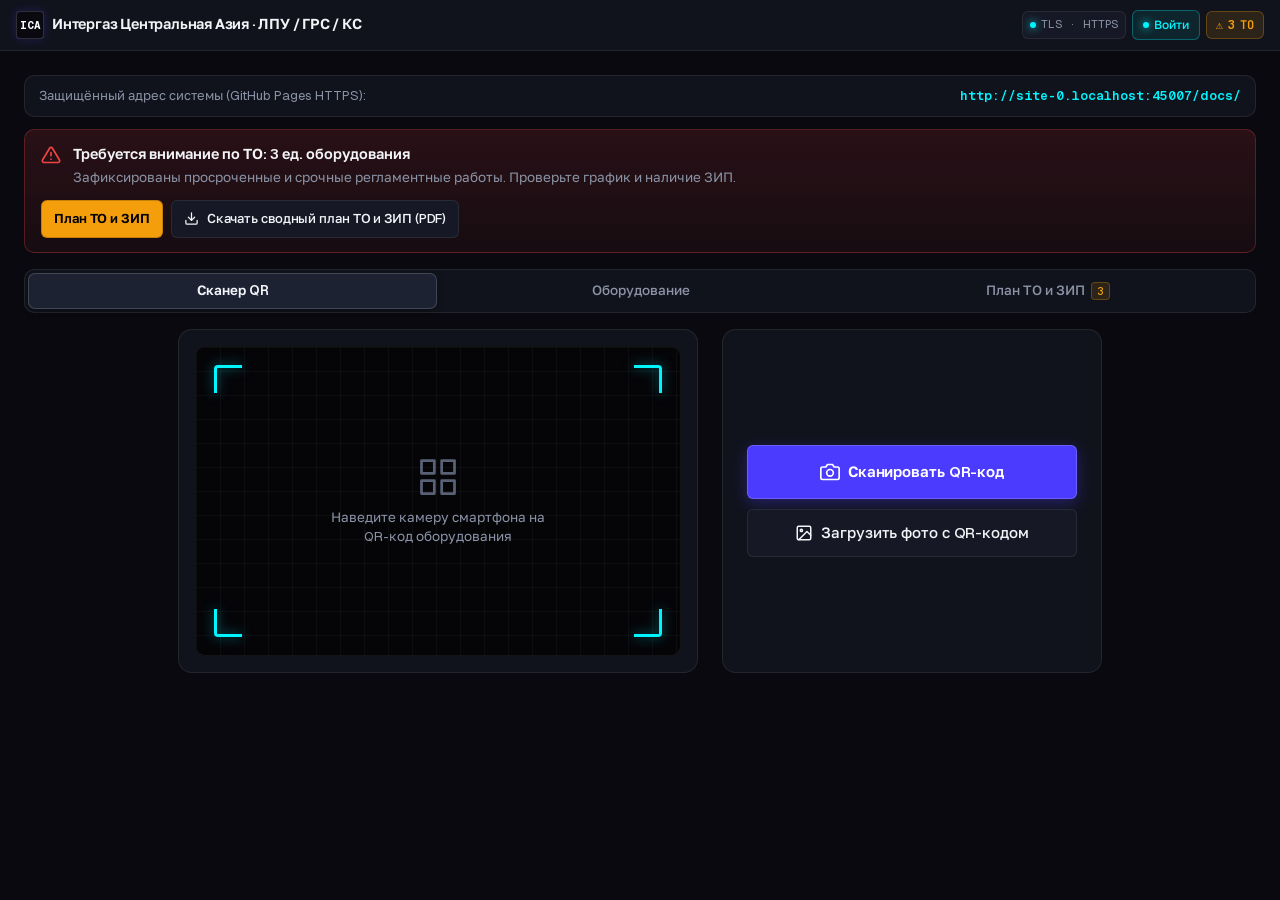
<file: docs/index.html>
<!DOCTYPE html>
<html lang="ru">
<head>
  <meta charset="UTF-8">
  <meta name="viewport" content="width=device-width, initial-scale=1.0, maximum-scale=1.0, user-scalable=no, viewport-fit=cover">
  <title>Интергаз Центральная Азия — Узел документации и ТО (ЛПУ, ГРС, КС)</title>
  <meta name="description" content="АО «Интергаз Центральная Азия» — локальная система документации, паспортизации и контроля ТО оборудования ЛПУ, ГРС и КС по QR-коду (TLS 8443, Keycloak, защищённые QR)">
  <link rel="stylesheet" href="static/css/styles.css">
</head>
<body>
  <div class="app-shell">
    
    <!-- Top Instrument Bar -->
    <header class="top-bar">
      <div class="top-bar-inner">
        <div class="brand-section">
          <div class="mind-badge" aria-label="Интергаз Центральная Азия" style="width: 28px; height: 28px;">
            <span class="mind-badge-glyph" style="font-size: 11px; letter-spacing: 0;">ICA</span>
          </div>
          <h1 class="node-title">Интергаз Центральная Азия · ЛПУ / ГРС / КС</h1>
        </div>
        
        <div class="node-meta">
          <div class="tls-badge" title="Защищённый автономный TLS-узел (порт 8443)">
            <span class="cyan-dot" aria-hidden="true"></span>
            <span>TLS · HTTPS</span>
          </div>

          <!-- Keycloak User Authentication Badge -->
          <div class="user-auth-wrap" id="gh-auth-header">
            
            <a href="login.html" class="btn-login" id="btn-top-login" title="Войти в систему через Keycloak">
              <span class="cyan-dot" aria-hidden="true"></span>
              <span>Войти</span>
            </a>
            
          </div>

          <a href="#tab-budget" class="alert-counter-badge empty" id="top-alert-badge" title="Требуется внимание по плановому ТО">
            <span aria-hidden="true">⚠</span>
            <span id="top-alert-count">0</span> ТО
          </a>
        </div>
      </div>
    </header>

    <!-- Main Viewport -->
    <main class="main-viewport">
      
      <!-- Network Host Address Banner (shows WiFi IP for phone connection) -->
      <div class="panel" id="network-info-panel" style="display: none; padding: 10px 14px; margin-bottom: 12px; font-size: 13px;">
        <div style="display: flex; align-items: center; justify-content: space-between; gap: 8px; flex-wrap: wrap;">
          <span style="color: var(--text-secondary);">Адрес для смартфона в Wi-Fi:</span>
          <span class="mono" id="network-host-url" style="color: var(--accent-cyan); font-weight: 600;">https://0.0.0.0:8443</span>
        </div>
      </div>

      <!-- Operational Maintenance Alert Banner (Auto-populated from /api/overview) -->
      <div class="alert-banner" id="overview-alert-banner" style="display: none;">
        <div class="alert-banner-top">
          <svg class="alert-icon" viewBox="0 0 24 24" fill="none" stroke="currentColor" stroke-width="2" stroke-linecap="round" stroke-linejoin="round" aria-hidden="true">
            <path d="M10.29 3.86L1.82 18a2 2 0 0 0 1.71 3h16.94a2 2 0 0 0 1.71-3L13.71 3.86a2 2 0 0 0-3.42 0z"/>
            <line x1="12" y1="9" x2="12" y2="13"/>
            <line x1="12" y1="17" x2="12.01" y2="17"/>
          </svg>
          <div class="alert-content">
            <div class="alert-headline" id="overview-alert-headline">Требуется внимание по ТО</div>
            <div class="alert-details" id="overview-alert-details">
              Приближаются сроки регламентных работ. Проверьте график и наличие запасных частей (ЗИП).
            </div>
          </div>
        </div>
        <div class="alert-actions">
          <button type="button" class="btn btn-warn btn-sm" id="btn-goto-budget">План ТО и ЗИП</button>
          <a href="reports/summary_plan.pdf" class="btn btn-secondary btn-sm" id="btn-download-overview-pdf" target="_blank" download>
            <svg width="15" height="15" viewBox="0 0 24 24" fill="none" stroke="currentColor" stroke-width="2" stroke-linecap="round" stroke-linejoin="round" aria-hidden="true">
              <path d="M21 15v4a2 2 0 0 1-2 2H5a2 2 0 0 1-2-2v-4"/>
              <polyline points="7 10 12 15 17 10"/>
              <line x1="12" y1="15" x2="12" y2="3"/>
            </svg>
            Скачать сводный план ТО и ЗИП (PDF)
          </a>
        </div>
      </div>

      <!-- Segmented Control Navigation -->
      <nav class="segmented-control" role="tablist" aria-label="Режимы экрана">
        <button type="button" class="segmented-item active" role="tab" aria-selected="true" id="tab-btn-scanner" data-target="view-scanner">
          Сканер QR
        </button>
        <button type="button" class="segmented-item" role="tab" aria-selected="false" id="tab-btn-equipment" data-target="view-equipment">
          Оборудование
        </button>
        <button type="button" class="segmented-item" role="tab" aria-selected="false" id="tab-btn-budget" data-target="view-budget">
          План ТО и ЗИП
          <span class="seg-badge" id="tab-badge-budget" style="display: none;">0</span>
        </button>
      </nav>

      <!-- View 1: Scanner (Default) -->
      <section class="tab-view active" id="view-scanner" role="tabpanel" aria-labelledby="tab-btn-scanner">
        <div class="scanner-container">
          
          <div class="viewfinder-card">
            <div class="viewfinder-viewport" id="viewfinder-box">
              <div class="viewfinder-idle-grid"></div>
              
              <!-- Video Stream -->
              <video id="qr-video" playsinline muted autoplay></video>
              <canvas id="qr-canvas"></canvas>

              <!-- Viewfinder Corner Brackets (Emissive Cyan #00F5FF) -->
              <div class="reticle-corner top-left"></div>
              <div class="reticle-corner top-right"></div>
              <div class="reticle-corner bottom-left"></div>
              <div class="reticle-corner bottom-right"></div>

              <!-- Animated Scan Laser -->
              <div class="scanner-laser" id="scanner-laser"></div>

              <!-- Idle Standby Overlay -->
              <div class="viewfinder-placeholder" id="viewfinder-standby">
                <svg viewBox="0 0 24 24" fill="none" stroke="currentColor" stroke-width="1.5" stroke-linecap="round" stroke-linejoin="round" aria-hidden="true">
                  <rect x="3" y="3" width="7" height="7"></rect>
                  <rect x="14" y="3" width="7" height="7"></rect>
                  <rect x="14" y="14" width="7" height="7"></rect>
                  <rect x="3" y="14" width="7" height="7"></rect>
                </svg>
                <div class="viewfinder-hint">
                  Наведите камеру смартфона на QR-код оборудования
                </div>
              </div>
            </div>

            <!-- Error message container -->
            <div class="scanner-error-box" id="scanner-error-box" role="alert"></div>

            <!-- Recognition Result Box (Shown upon QR decode) -->
            <div class="qr-result-box" id="qr-result-box">
              <div class="qr-result-header">
                <span class="qr-result-label" id="qr-result-label">
                  <svg width="16" height="16" viewBox="0 0 24 24" fill="none" stroke="currentColor" stroke-width="2.5" stroke-linecap="round" stroke-linejoin="round" aria-hidden="true">
                    <polyline points="20 6 9 17 4 12"></polyline>
                  </svg>
                  Распознан QR-код
                </span>
                <span class="mono" style="font-size: 11px; color: var(--text-muted);" id="qr-timestamp">только что</span>
              </div>

              <!-- Structured Verification Card -->
              <div class="qr-verified-card" id="qr-verified-card" style="display: none;">
                <div class="qr-verified-status" id="qr-verified-status"></div>
                <div class="qr-verified-name" id="qr-verified-name"></div>
                <div class="qr-verified-inv" id="qr-verified-inv"></div>
              </div>

              <div class="qr-result-raw mono" id="qr-result-text"></div>
              
              <div class="qr-result-actions">
                <a href="#" class="btn btn-primary" id="qr-go-link">
                  Перейти к оборудованию
                </a>
                <button type="button" class="btn btn-secondary" id="btn-rescan">
                  Сканировать повторно
                </button>
              </div>
            </div>
          </div>

          <!-- Controls under Viewfinder -->
          <div class="scanner-controls">
            <button type="button" class="btn btn-primary" id="btn-start-scan">
              <svg width="20" height="20" viewBox="0 0 24 24" fill="none" stroke="currentColor" stroke-width="2" stroke-linecap="round" stroke-linejoin="round" aria-hidden="true">
                <path d="M23 19a2 2 0 0 1-2 2H3a2 2 0 0 1-2-2V8a2 2 0 0 1 2-2h4l2-3h6l2 3h4a2 2 0 0 1 2 2z"></path>
                <circle cx="12" cy="13" r="4"></circle>
              </svg>
              Сканировать QR-код
            </button>

            <button type="button" class="btn btn-danger" id="btn-stop-scan" style="display: none;">
              Остановить сканирование
            </button>

            <button type="button" class="btn btn-secondary" id="btn-upload-qr">
              <svg width="18" height="18" viewBox="0 0 24 24" fill="none" stroke="currentColor" stroke-width="2" stroke-linecap="round" stroke-linejoin="round" aria-hidden="true">
                <rect x="3" y="3" width="18" height="18" rx="2" ry="2"/>
                <circle cx="8.5" cy="8.5" r="1.5"/>
                <polyline points="21 15 16 10 5 21"/>
              </svg>
              Загрузить фото с QR-кодом
            </button>
            <input type="file" id="qr-file-input" accept="image/*" class="sr-only">
          </div>

        </div>
      </section>

      <!-- View 2: Equipment Registry -->
      <section class="tab-view" id="view-equipment" role="tabpanel" aria-labelledby="tab-btn-equipment" style="display: none;">
        <div class="panel">
          <div class="panel-header">
            <div class="panel-title">
              Реестр оборудования
              <span class="mono" style="font-size: 13px; color: var(--text-muted);" id="equipment-total-count">(0)</span>
            </div>
            <button type="button" class="btn btn-secondary btn-sm" id="btn-open-add-equip">
              + Добавить оборудование
            </button>
          </div>

          <div class="search-bar">
            <svg width="18" height="18" viewBox="0 0 24 24" fill="none" stroke="currentColor" stroke-width="2" stroke-linecap="round" stroke-linejoin="round" aria-hidden="true">
              <circle cx="11" cy="11" r="8"></circle>
              <line x1="21" y1="21" x2="16.65" y2="16.65"></line>
            </svg>
            <input type="text" class="search-input" id="equipment-search" placeholder="Поиск по названию, инв. номеру, цеху...">
          </div>

          <div class="registry-grid" id="equipment-registry-list">
            <div class="empty-state-notice" style="text-align: center; padding: 30px;">
              Загрузка реестра оборудования...
            </div>
          </div>
        </div>
      </section>

      <!-- View 3: Maintenance & Spare Parts (ZIP) Plan -->
      <section class="tab-view" id="view-budget" role="tabpanel" aria-labelledby="tab-btn-budget" style="display: none;">
        
        <!-- Summary Metric Cards -->
        <div class="budget-summary-grid">
          <div class="metric-panel">
            <div class="metric-label">Оборудование на контроле ТО</div>
            <div class="metric-value mono" id="metric-due-count">0</div>
          </div>
          <div class="metric-panel">
            <div class="metric-label">Срочных / просроченных ТО</div>
            <div class="metric-value mono alert-urgent" id="metric-overdue-count">0</div>
          </div>
          <div class="metric-panel">
            <div class="metric-label">Номенклатур ЗИП в дефиците</div>
            <div class="metric-value mono" id="metric-materials-deficit">0</div>
          </div>
          <div class="metric-panel highlighted">
            <div class="metric-label">Открытых дефектов</div>
            <div class="metric-value mono" id="metric-defects-count">0</div>
          </div>
        </div>

        <div class="panel">
          <div class="panel-header">
            <div class="panel-title">
              Сводный график регламентных работ и ЗИП
            </div>
            <a href="reports/summary_plan.pdf" class="btn btn-primary btn-sm" target="_blank" download>
              <svg width="16" height="16" viewBox="0 0 24 24" fill="none" stroke="currentColor" stroke-width="2" stroke-linecap="round" stroke-linejoin="round" aria-hidden="true">
                <path d="M21 15v4a2 2 0 0 1-2 2H5a2 2 0 0 1-2-2v-4"/>
                <polyline points="7 10 12 15 17 10"/>
                <line x1="12" y1="15" x2="12" y2="3"/>
              </svg>
              Скачать сводный план ТО и ЗИП (PDF)
            </a>
          </div>

          <div class="alerts-list" id="budget-alerts-container">
            <div class="empty-state-notice" style="text-align: center; padding: 24px;">
              Загрузка плана ТО...
            </div>
          </div>
        </div>
      </section>

    </main>

    <!-- Modal: Add New Equipment -->
    <div class="modal-overlay" id="modal-add-equip" role="dialog" aria-modal="true" aria-labelledby="modal-add-equip-title">
      <div class="modal-card">
        <div class="modal-header">
          <h2 class="modal-title" id="modal-add-equip-title">Добавить оборудование</h2>
          <button type="button" class="btn btn-ghost btn-icon-only" id="btn-close-modal-equip" aria-label="Закрыть">
            <svg width="18" height="18" viewBox="0 0 24 24" fill="none" stroke="currentColor" stroke-width="2" stroke-linecap="round" stroke-linejoin="round" aria-hidden="true">
              <line x1="18" y1="6" x2="6" y2="18"></line>
              <line x1="6" y1="6" x2="18" y2="18"></line>
            </svg>
          </button>
        </div>

        <form id="form-add-equipment">
          <div class="form-group">
            <label class="form-label" for="inp-equip-name">Наименование оборудования *</label>
            <input type="text" class="form-input" id="inp-equip-name" required placeholder="Например: Насос центробежный сетевой">
          </div>

          <div class="form-group">
            <label class="form-label" for="inp-equip-inv">Инвентарный номер *</label>
            <input type="text" class="form-input mono" id="inp-equip-inv" required placeholder="Например: ИНВ-0428-Н">
          </div>

          <div class="form-group">
            <label class="form-label" for="inp-equip-model">Модель / Марка</label>
            <input type="text" class="form-input" id="inp-equip-model" placeholder="Например: 1Д315-71а">
          </div>

          <div class="form-group">
            <label class="form-label" for="inp-equip-location">Цех / Участок / Локация *</label>
            <input type="text" class="form-input" id="inp-equip-location" required placeholder="Например: Насосная станция №2, блок А">
          </div>

          <div style="display: grid; grid-template-columns: 1fr 1fr; gap: 10px;">
            <div class="form-group">
              <label class="form-label" for="inp-equip-manufacturer">Изготовитель</label>
              <input type="text" class="form-input" id="inp-equip-manufacturer" placeholder="Завод-изготовитель">
            </div>
            <div class="form-group">
              <label class="form-label" for="inp-equip-year">Год ввода</label>
              <input type="number" class="form-input mono" id="inp-equip-year" min="1950" max="2099" placeholder="2022">
            </div>
          </div>

          <div class="form-group">
            <label class="form-label" for="inp-equip-status">Техническое состояние</label>
            <select class="form-select" id="inp-equip-status">
              <option value="good" selected>Исправно (норма)</option>
              <option value="attention">Требует внимания</option>
              <option value="critical">Критический дефект</option>
            </select>
          </div>

          <div style="margin-top: 16px; display: flex; gap: 8px;">
            <button type="submit" class="btn btn-primary" id="btn-submit-equip" style="flex: 2;">
              Создать и сформировать QR
            </button>
            <button type="button" class="btn btn-secondary" id="btn-cancel-modal-equip" style="flex: 1;">
              Отмена
            </button>
          </div>
        </form>
      </div>
    </div>

  </div>

  <!-- Local Offline Scripts (Zero CDN) -->
  <script src="static/vendor/jsQR.js"></script>
  <script src="static/js/gh-pages-adapter.js"></script>
  <script src="static/js/scanner.js"></script>
</body>
</html>
</file>
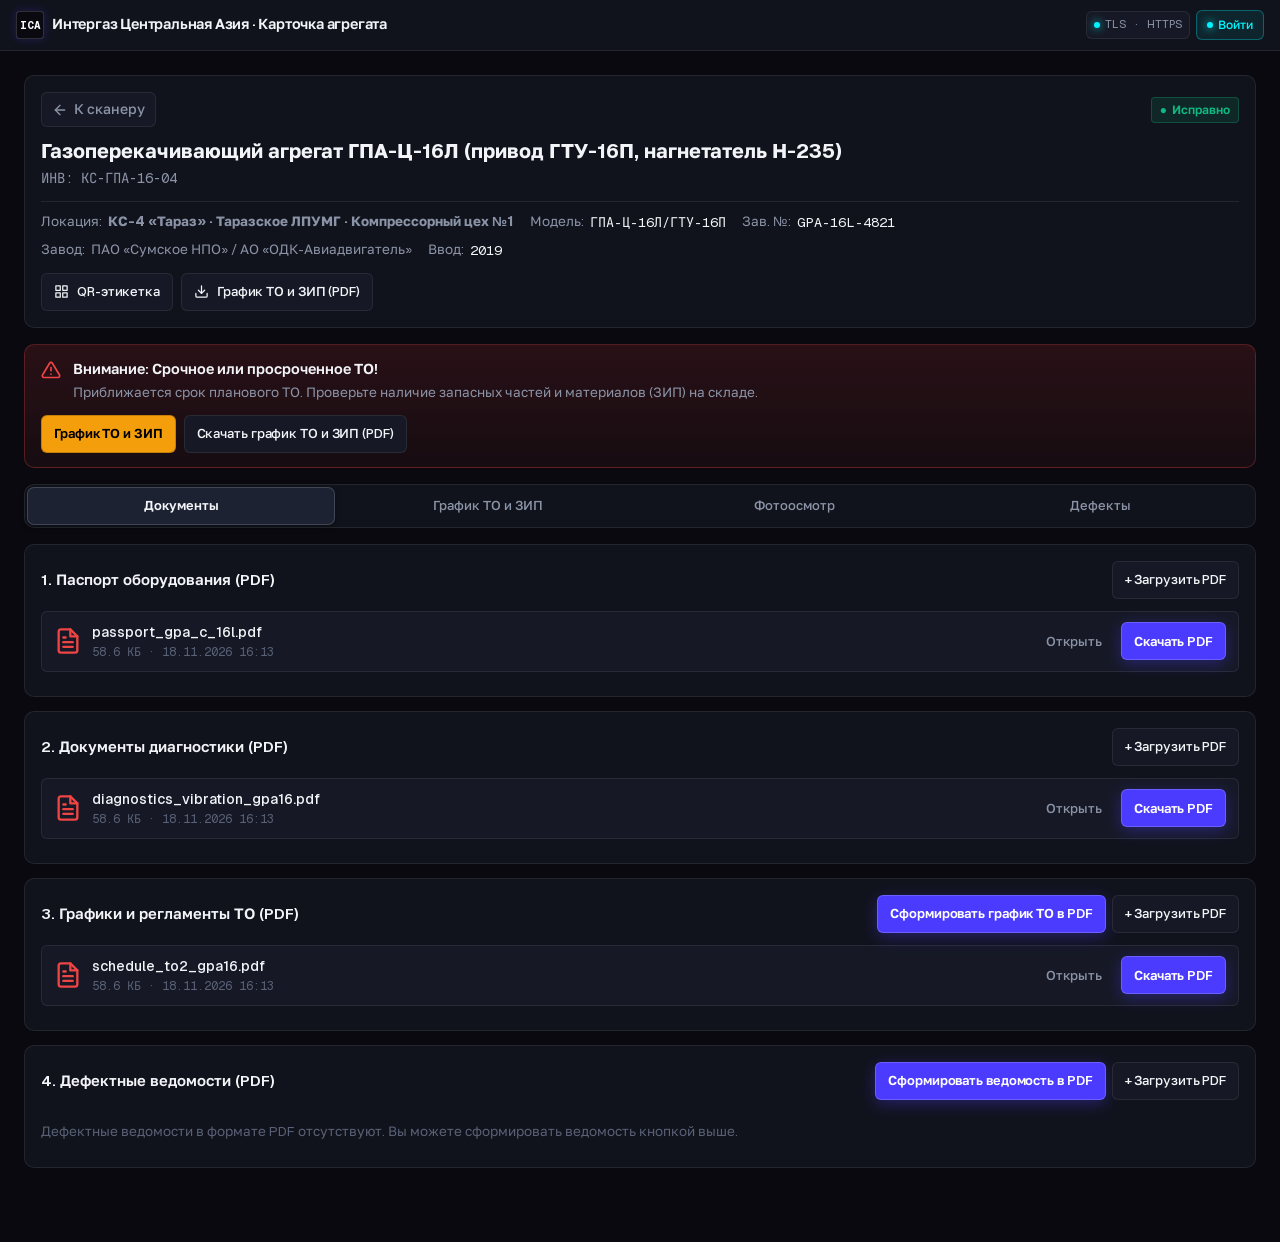
<file: docs/equipment.html>
<!DOCTYPE html>
<html lang="ru">
<head>
  <meta charset="UTF-8">
  <meta name="viewport" content="width=device-width, initial-scale=1.0, maximum-scale=1.0, user-scalable=no, viewport-fit=cover">
  <title>Интергаз Центральная Азия — Карточка агрегата (ЛПУ / ГРС / КС)</title>
  <meta name="description" content="АО «Интергаз Центральная Азия» — электронный паспорт оборудования, графики ТО, фотоосмотры и дефектные ведомости ЛПУ, ГРС и КС">
  <link rel="stylesheet" href="static/css/styles.css">
</head>
<body>
  <div class="app-shell" id="equipment-container" data-equipment-id="ks-gpa-16-ural">
    
    <!-- Top Instrument Bar -->
    <header class="top-bar">
      <div class="top-bar-inner">
        <div class="brand-section">
          <a href="index.html" class="mind-badge" aria-label="Интергаз Центральная Азия (На главную)" style="width: 28px; height: 28px;">
            <span class="mind-badge-glyph" style="font-size: 11px; letter-spacing: 0;">ICA</span>
          </a>
          <h1 class="node-title">Интергаз Центральная Азия · Карточка агрегата</h1>
        </div>
        
        <div class="node-meta">
          <div class="tls-badge" title="Защищённый автономный TLS-узел (порт 8443)">
            <span class="cyan-dot" aria-hidden="true"></span>
            <span>TLS · HTTPS</span>
          </div>

          <!-- Keycloak User Authentication Badge -->
          <div class="user-auth-wrap" id="gh-auth-header">
            
            <a href="login.html" class="btn-login" id="btn-top-login" title="Войти в систему через Keycloak">
              <span class="cyan-dot" aria-hidden="true"></span>
              <span>Войти</span>
            </a>
            
          </div>
        </div>
      </div>
    </header>

    <!-- Main Viewport -->
    <main class="main-viewport">
      
      <!-- Equipment Passport Summary Header -->
      <section class="detail-header" id="equip-detail-header">
        <div class="detail-nav">
          <a href="index.html" class="back-link">
            <svg width="16" height="16" viewBox="0 0 24 24" fill="none" stroke="currentColor" stroke-width="2" stroke-linecap="round" stroke-linejoin="round" aria-hidden="true">
              <line x1="19" y1="12" x2="5" y2="12"></line>
              <polyline points="12 19 5 12 12 5"></polyline>
            </svg>
            К сканеру
          </a>
          <span class="status-chip good" id="equip-status-chip">
            <span class="mono">●</span>
            <span id="equip-status-text">Загрузка...</span>
          </span>
        </div>

        <div class="detail-title-group">
          <h2 class="detail-title" id="equip-title">Загрузка данных оборудования...</h2>
          <div class="mono" style="font-size: 14px; color: var(--text-secondary);" id="equip-inv-num">ИНВ: —</div>
        </div>

        <div class="detail-specs-bar" id="equip-specs-bar">
          <div class="spec-item">
            <span>Локация:</span>
            <strong id="equip-location">—</strong>
          </div>
          <div class="spec-item" id="spec-model-wrap">
            <span>Модель:</span>
            <span class="mono" id="equip-model">—</span>
          </div>
          <div class="spec-item" id="spec-serial-wrap">
            <span>Зав. №:</span>
            <span class="mono" id="equip-serial">—</span>
          </div>
          <div class="spec-item" id="spec-mfr-wrap">
            <span>Завод:</span>
            <span id="equip-mfr">—</span>
          </div>
          <div class="spec-item" id="spec-year-wrap">
            <span>Ввод:</span>
            <span class="mono" id="equip-year">—</span>
          </div>
        </div>

        <div class="detail-header-actions">
          <button type="button" class="btn btn-secondary btn-sm" id="btn-show-qr-sticker">
            <svg width="15" height="15" viewBox="0 0 24 24" fill="none" stroke="currentColor" stroke-width="2" stroke-linecap="round" stroke-linejoin="round" aria-hidden="true">
              <rect x="3" y="3" width="7" height="7"></rect>
              <rect x="14" y="3" width="7" height="7"></rect>
              <rect x="14" y="14" width="7" height="7"></rect>
              <rect x="3" y="14" width="7" height="7"></rect>
            </svg>
            QR-этикетка
          </button>
          
          <a href="#" class="btn btn-secondary btn-sm" id="btn-equip-budget-pdf" target="_blank" download>
            <svg width="15" height="15" viewBox="0 0 24 24" fill="none" stroke="currentColor" stroke-width="2" stroke-linecap="round" stroke-linejoin="round" aria-hidden="true">
              <path d="M21 15v4a2 2 0 0 1-2 2H5a2 2 0 0 1-2-2v-4"/>
              <polyline points="7 10 12 15 17 10"/>
              <line x1="12" y1="15" x2="12" y2="3"/>
            </svg>
            График ТО и ЗИП (PDF)
          </a>
        </div>
      </section>

      <!-- Equipment Maintenance Alert Strip (If maintenance is due or overdue) -->
      <div class="alert-banner" id="equip-alert-banner" style="display: none;">
        <div class="alert-banner-top">
          <svg class="alert-icon" viewBox="0 0 24 24" fill="none" stroke="currentColor" stroke-width="2" stroke-linecap="round" stroke-linejoin="round" aria-hidden="true">
            <path d="M10.29 3.86L1.82 18a2 2 0 0 0 1.71 3h16.94a2 2 0 0 0 1.71-3L13.71 3.86a2 2 0 0 0-3.42 0z"/>
            <line x1="12" y1="9" x2="12" y2="13"/>
            <line x1="12" y1="17" x2="12.01" y2="17"/>
          </svg>
          <div class="alert-content">
            <div class="alert-headline" id="equip-alert-headline">Скоро плановое ТО</div>
            <div class="alert-details" id="equip-alert-details">
              Приближается срок планового ТО. Проверьте наличие запасных частей и материалов (ЗИП) на складе.
            </div>
          </div>
        </div>
        <div class="alert-actions">
          <button type="button" class="btn btn-warn btn-sm" id="btn-equip-tab-budget">
            График ТО и ЗИП
          </button>
          <a href="#" class="btn btn-secondary btn-sm" id="btn-equip-alert-pdf" target="_blank" download>
            Скачать график ТО и ЗИП (PDF)
          </a>
        </div>
      </div>

      <!-- Compact 4-Section Segmented Control (Designed to fit 390px iPhone width) -->
      <nav class="segmented-control" role="tablist" aria-label="Разделы оборудования" style="padding: 2px;">
        <button type="button" class="segmented-item active" role="tab" aria-selected="true" id="tab-btn-docs" data-target="section-docs" style="font-size: 13px; padding: 0 4px;">
          Документы
        </button>
        <button type="button" class="segmented-item" role="tab" aria-selected="false" id="tab-btn-maint" data-target="section-maint" style="font-size: 13px; padding: 0 4px;">
          График ТО и ЗИП
        </button>
        <button type="button" class="segmented-item" role="tab" aria-selected="false" id="tab-btn-photos" data-target="section-photos" style="font-size: 13px; padding: 0 4px;">
          Фотоосмотр
        </button>
        <button type="button" class="segmented-item" role="tab" aria-selected="false" id="tab-btn-defects" data-target="section-defects" style="font-size: 13px; padding: 0 4px;">
          Дефекты
          <span class="seg-badge" id="defects-badge" style="display: none;">0</span>
        </button>
      </nav>

      <!-- Section 1: Documents (PDF) -->
      <section class="tab-view active" id="section-docs" role="tabpanel" aria-labelledby="tab-btn-docs">
        
        <!-- Category: Passport -->
        <div class="doc-category-box">
          <div class="doc-category-top">
            <h3 class="doc-category-title">1. Паспорт оборудования (PDF)</h3>
            <button type="button" class="btn btn-secondary btn-sm" onclick="triggerDocUpload('passport')">
              + Загрузить PDF
            </button>
          </div>
          <div id="docs-passport-list">
            <div class="empty-state-notice">Проверка наличия паспорта...</div>
          </div>
        </div>

        <!-- Category: Diagnostics -->
        <div class="doc-category-box">
          <div class="doc-category-top">
            <h3 class="doc-category-title">2. Документы диагностики (PDF)</h3>
            <button type="button" class="btn btn-secondary btn-sm" onclick="triggerDocUpload('diagnostics')">
              + Загрузить PDF
            </button>
          </div>
          <div id="docs-diagnostics-list">
            <div class="empty-state-notice">Проверка документов диагностики...</div>
          </div>
        </div>

        <!-- Category: Schedule -->
        <div class="doc-category-box">
          <div class="doc-category-top">
            <h3 class="doc-category-title">3. Графики и регламенты ТО (PDF)</h3>
            <div class="doc-top-actions">
              <button type="button" class="btn btn-primary btn-sm" id="btn-generate-schedule-pdf">
                Сформировать график ТО в PDF
              </button>
              <button type="button" class="btn btn-secondary btn-sm" onclick="triggerDocUpload('schedule')">
                + Загрузить PDF
              </button>
            </div>
          </div>
          <div id="docs-schedule-list">
            <div class="empty-state-notice">Проверка графиков ТО...</div>
          </div>
        </div>

        <!-- Category: Defects Statements -->
        <div class="doc-category-box">
          <div class="doc-category-top">
            <h3 class="doc-category-title">4. Дефектные ведомости (PDF)</h3>
            <div class="doc-top-actions">
              <button type="button" class="btn btn-primary btn-sm" id="btn-generate-defect-pdf-from-docs">
                Сформировать ведомость в PDF
              </button>
              <button type="button" class="btn btn-secondary btn-sm" onclick="triggerDocUpload('defects')">
                + Загрузить PDF
              </button>
            </div>
          </div>
          <div id="docs-defects-list">
            <div class="empty-state-notice">Проверка дефектных ведомостей...</div>
          </div>
        </div>

        <!-- Hidden document file upload input -->
        <input type="file" id="doc-file-upload-input" accept=".pdf,application/pdf" class="sr-only">
      </section>

      <!-- Section 2: Maintenance Tasks & Budget -->
      <section class="tab-view" id="section-maint" role="tabpanel" aria-labelledby="tab-btn-maint" style="display: none;">
        
        <!-- Maintenance Evaluation Metrics for this equipment -->
        <div class="budget-summary-grid">
          <div class="metric-panel">
            <div class="metric-label">Видов ТО на контроле</div>
            <div class="metric-value mono" id="equip-metric-tasks-count">0</div>
          </div>
          <div class="metric-panel">
            <div class="metric-label">Позиций ЗИП в дефиците</div>
            <div class="metric-value mono" id="equip-metric-deficit-count">0</div>
          </div>
          <div class="metric-panel highlighted">
            <div class="metric-label">Открытых дефектов</div>
            <div class="metric-value mono" id="equip-metric-defects-count">0</div>
          </div>
          <div class="metric-panel">
            <div class="metric-label">Действие</div>
            <a href="#" class="btn btn-primary btn-sm" id="btn-download-maint-budget-pdf" target="_blank" download style="margin-top: 4px;">
              Скачать график ТО и ЗИП (PDF)
            </a>
          </div>
        </div>

        <!-- Top Task Actions & Collapsible Form -->
        <div style="display: flex; justify-content: space-between; align-items: center; margin-bottom: 14px; gap: 8px; flex-wrap: wrap;">
          <h3 style="font-size: 16px; font-weight: 600;">Регламентные виды ТО</h3>
          <button type="button" class="btn btn-secondary btn-sm" id="btn-toggle-add-maint">
            + Добавить вид ТО и материалы
          </button>
        </div>

        <!-- Collapsible Add Maintenance Form -->
        <div class="panel" id="panel-add-maint" style="display: none; border-color: var(--hairline-hover);">
          <div class="panel-header">
            <div class="panel-title">Новый вид технического обслуживания</div>
            <button type="button" class="btn btn-ghost btn-sm" id="btn-cancel-add-maint">Скрыть</button>
          </div>
          <form id="form-add-maintenance">
            <div style="display: grid; grid-template-columns: 1fr 2fr; gap: 10px;">
              <div class="form-group">
                <label class="form-label" for="inp-maint-code">Код вида ТО *</label>
                <input type="text" class="form-input mono" id="inp-maint-code" required placeholder="ТО-1 / ТО-2 / ТР">
              </div>
              <div class="form-group">
                <label class="form-label" for="inp-maint-title">Наименование регламента *</label>
                <input type="text" class="form-input" id="inp-maint-title" required placeholder="Ежемесячное техническое обслуживание">
              </div>
            </div>

            <div style="display: grid; grid-template-columns: 1fr 1fr; gap: 10px;">
              <div class="form-group">
                <label class="form-label" for="inp-maint-interval">Периодичность (дней) *</label>
                <input type="number" class="form-input mono" id="inp-maint-interval" required min="1" max="3650" value="30">
              </div>
              <div class="form-group">
                <label class="form-label" for="inp-maint-next-date">Плановая дата следующего ТО *</label>
                <input type="date" class="form-input mono" id="inp-maint-next-date" required>
              </div>
              <input type="hidden" id="inp-maint-service-cost" value="0">
            </div>

            <!-- Dynamic Materials Table -->
            <div style="margin: 14px 0 8px;">
              <div style="display: flex; justify-content: space-between; align-items: center; margin-bottom: 8px;">
                <label class="form-label" style="font-weight: 600; color: var(--text-primary);">Нормы материалов и ЗИП</label>
                <button type="button" class="btn btn-ghost btn-sm" id="btn-add-material-row">+ Добавить строку ТМЦ</button>
              </div>
              <div id="maint-materials-rows" style="display: flex; flex-direction: column; gap: 8px;">
                <!-- Rows injected dynamically -->
              </div>
            </div>

            <div class="form-group">
              <label class="form-label" for="inp-maint-notes">Примечания / Техкарта</label>
              <textarea class="form-textarea" id="inp-maint-notes" placeholder="Особые указания по проведению работ..."></textarea>
            </div>

            <button type="submit" class="btn btn-primary" style="margin-top: 10px;">
              Сохранить регламент ТО
            </button>
          </form>
        </div>

        <!-- Maintenance Tasks List -->
        <div id="maint-tasks-container">
          <div class="empty-state-notice">Загрузка регламентов ТО...</div>
        </div>

        <!-- Maintenance History Log -->
        <div class="panel" style="margin-top: 24px;">
          <div class="panel-header">
            <div class="panel-title">История выполнения ТО</div>
          </div>
          <div id="maint-history-container">
            <div class="empty-state-notice">Записей об истории ТО пока нет.</div>
          </div>
        </div>
      </section>

      <!-- Section 3: Photo Inspection -->
      <section class="tab-view" id="section-photos" role="tabpanel" aria-labelledby="tab-btn-photos" style="display: none;">
        
        <!-- Quick Capture Form from Smartphone -->
        <div class="photo-form-card">
          <h3 style="font-size: 16px; font-weight: 600; margin-bottom: 10px;">Фиксация визуального состояния</h3>
          
          <form id="form-upload-photo">
            <div class="form-group">
              <label class="form-label">Оценка технического состояния *</label>
              <div class="condition-selector-chips" role="radiogroup" aria-label="Техническое состояние">
                <button type="button" class="condition-chip active good" data-val="good">
                  Исправно
                </button>
                <button type="button" class="condition-chip attention" data-val="attention">
                  Требует внимания
                </button>
                <button type="button" class="condition-chip critical" data-val="critical">
                  Дефект
                </button>
              </div>
              <input type="hidden" id="inp-photo-condition" value="good">
            </div>

            <div class="form-group">
              <label class="form-label" for="inp-photo-node">Осматриваемый узел / агрегат</label>
              <input type="text" class="form-input" id="inp-photo-node" placeholder="Например: Сальниковое уплотнение или подшипник">
            </div>

            <div class="form-group">
              <label class="form-label" for="inp-photo-comment">Комментарий специалиста</label>
              <textarea class="form-textarea" id="inp-photo-comment" placeholder="Описание состояния, наличие следов утечки, нагрева или вибрации..."></textarea>
            </div>

            <div style="display: flex; gap: 8px; align-items: center; flex-wrap: wrap;">
              <button type="button" class="btn btn-secondary" id="btn-select-photo">
                <svg width="18" height="18" viewBox="0 0 24 24" fill="none" stroke="currentColor" stroke-width="2" stroke-linecap="round" stroke-linejoin="round" aria-hidden="true">
                  <path d="M23 19a2 2 0 0 1-2 2H3a2 2 0 0 1-2-2V8a2 2 0 0 1 2-2h4l2-3h6l2 3h4a2 2 0 0 1 2 2z"></path>
                  <circle cx="12" cy="13" r="4"></circle>
                </svg>
                Сделать снимок / Выбрать фото
              </button>
              <input type="file" id="inp-photo-file" accept="image/*" capture="environment" class="sr-only">
              <span id="photo-filename-label" style="font-size: 13px; color: var(--text-muted);">Файл не выбран</span>
            </div>

            <img id="photo-preview-img" class="photo-preview-thumbnail" alt="Предпросмотр снимка">

            <button type="submit" class="btn btn-primary" id="btn-submit-photo" style="margin-top: 14px; display: none;">
              Зафиксировать осмотр в базе
            </button>
          </form>
        </div>

        <!-- Chronological Photo Inspection Gallery -->
        <div class="panel">
          <div class="panel-header">
            <div class="panel-title">
              Хронологическая лента фотоосмотров
              <span class="mono" style="font-size: 13px; color: var(--text-muted);" id="photos-total-count">(0)</span>
            </div>
          </div>
          <div class="photo-gallery-grid" id="photos-gallery-container">
            <div class="empty-state-notice">Фотографий осмотра пока нет.</div>
          </div>
        </div>
      </section>

      <!-- Section 4: Defects & Statements -->
      <section class="tab-view" id="section-defects" role="tabpanel" aria-labelledby="tab-btn-defects" style="display: none;">
        
        <div class="section-toolbar">
          <h3 style="font-size: 16px; font-weight: 600;">Журнал дефектов</h3>
          <div class="doc-top-actions">
            <button type="button" class="btn btn-primary btn-sm" id="btn-generate-defect-pdf">
              <svg width="15" height="15" viewBox="0 0 24 24" fill="none" stroke="currentColor" stroke-width="2" stroke-linecap="round" stroke-linejoin="round" aria-hidden="true">
                <path d="M21 15v4a2 2 0 0 1-2 2H5a2 2 0 0 1-2-2v-4"/>
                <polyline points="7 10 12 15 17 10"/>
                <line x1="12" y1="15" x2="12" y2="3"/>
              </svg>
              Дефектная ведомость (PDF)
            </button>
            <button type="button" class="btn btn-secondary btn-sm" id="btn-toggle-add-defect">
              + Зафиксировать дефект
            </button>
          </div>
        </div>

        <!-- Collapsible Add Defect Form -->
        <div class="panel" id="panel-add-defect" style="display: none; border-color: var(--hairline-hover);">
          <div class="panel-header">
            <div class="panel-title">Регистрация выявленного дефекта</div>
            <button type="button" class="btn btn-ghost btn-sm" id="btn-cancel-add-defect">Скрыть</button>
          </div>
          <form id="form-add-defect">
            <div style="display: grid; grid-template-columns: 2fr 1fr; gap: 10px;">
              <div class="form-group">
                <label class="form-label" for="inp-defect-node">Дефектный узел / деталь *</label>
                <input type="text" class="form-input" id="inp-defect-node" required placeholder="Например: Передний подшипник вала">
              </div>
              <div class="form-group">
                <label class="form-label" for="inp-defect-severity">Критичность *</label>
                <select class="form-select" id="inp-defect-severity">
                  <option value="low">Низкая</option>
                  <option value="medium" selected>Средняя</option>
                  <option value="high">Высокая</option>
                  <option value="critical">Критическая / Аварийная</option>
                </select>
              </div>
            </div>

            <div class="form-group">
              <label class="form-label" for="inp-defect-desc">Описание дефекта *</label>
              <textarea class="form-textarea" id="inp-defect-desc" required placeholder="Характер неисправности, люфт, повышенный шум, утечка..."></textarea>
            </div>

            <div class="form-group">
              <label class="form-label" for="inp-defect-action">Рекомендуемое техническое мероприятие</label>
              <input type="text" class="form-input" id="inp-defect-action" value="Выполнить ремонт / замену узла">
            </div>

            <input type="hidden" id="inp-defect-cost" value="0">

            <button type="submit" class="btn btn-primary" style="margin-top: 10px;">
              Зафиксировать дефект в журнале
            </button>
          </form>
        </div>

        <!-- Defects List -->
        <div id="defects-list-container">
          <div class="empty-state-notice">Загрузка журнала дефектов...</div>
        </div>

      </section>

    </main>

    <!-- Modal: Complete Maintenance Dialog -->
    <div class="modal-overlay" id="modal-complete-maint" role="dialog" aria-modal="true" aria-labelledby="modal-complete-title">
      <div class="modal-card">
        <div class="modal-header">
          <h2 class="modal-title" id="modal-complete-title">Отметка о выполнении ТО</h2>
          <button type="button" class="btn btn-ghost btn-icon-only" id="btn-close-complete-modal" aria-label="Закрыть">
            <svg width="18" height="18" viewBox="0 0 24 24" fill="none" stroke="currentColor" stroke-width="2" stroke-linecap="round" stroke-linejoin="round" aria-hidden="true">
              <line x1="18" y1="6" x2="6" y2="18"></line>
              <line x1="6" y1="6" x2="18" y2="18"></line>
            </svg>
          </button>
        </div>
        <form id="form-complete-maint">
          <input type="hidden" id="inp-complete-task-id">
          <div class="form-group">
            <label class="form-label">Выполняемый вид ТО</label>
            <div id="complete-task-display-name" class="mono" style="font-weight: 600; color: var(--text-primary); padding: 8px 0;">—</div>
          </div>

          <div class="form-group">
            <label class="form-label" for="inp-complete-performer">Исполнитель / Инженер *</label>
            <input type="text" class="form-input" id="inp-complete-performer" required value="Дежурный инженер">
          </div>

          <div class="form-group">
            <label class="form-label" for="inp-complete-date">Дата фактического проведения *</label>
            <input type="date" class="form-input mono" id="inp-complete-date" required>
          </div>

          <div class="form-group">
            <label class="form-label" for="inp-complete-comment">Комментарий к выполненным работам</label>
            <textarea class="form-textarea" id="inp-complete-comment" placeholder="Замечания, состояние узлов после обслуживания..."></textarea>
          </div>

          <div style="margin: 12px 0;">
            <label style="display: flex; align-items: center; gap: 8px; cursor: pointer; font-size: 13.5px; color: var(--text-secondary);">
              <input type="checkbox" id="inp-complete-restock" style="width: 18px; height: 18px;">
              <span>Списать израсходованные материалы со склада</span>
            </label>
          </div>

          <div style="display: flex; gap: 8px; margin-top: 16px;">
            <button type="submit" class="btn btn-primary" style="flex: 2;">
              Подтвердить выполнение ТО
            </button>
            <button type="button" class="btn btn-secondary" id="btn-cancel-complete-modal" style="flex: 1;">
              Отмена
            </button>
          </div>
        </form>
      </div>
    </div>

    <!-- Modal: QR Code Sticker Preview & Print -->
    <div class="modal-overlay" id="modal-qr-sticker" role="dialog" aria-modal="true" aria-labelledby="modal-qr-title">
      <div class="modal-card" style="text-align: center; max-width: 420px;">
        <div class="modal-header">
          <h2 class="modal-title" id="modal-qr-title">Защищённый QR-код агрегата</h2>
          <button type="button" class="btn btn-ghost btn-icon-only" id="btn-close-qr-modal" aria-label="Закрыть">
            <svg width="18" height="18" viewBox="0 0 24 24" fill="none" stroke="currentColor" stroke-width="2" stroke-linecap="round" stroke-linejoin="round" aria-hidden="true">
              <line x1="18" y1="6" x2="6" y2="18"></line>
              <line x1="6" y1="6" x2="18" y2="18"></line>
            </svg>
          </button>
        </div>
        <div style="padding: 12px 0;">
          <div class="secure-qr-badge">
            <span class="cyan-dot"></span>
            <span>Закрытый контур Mind Equip</span>
          </div>
          <p class="secure-qr-hint">
            Данный код сканируется <strong>только через встроенную камеру приложения</strong>. Обычные камеры смартфонов не открывают веб-ссылку.
          </p>
          <img id="qr-modal-image" src="qr/ks-gpa-16-ural.png" alt="Защищённый QR-код агрегата" style="margin: 0 auto; max-width: 260px; border-radius: var(--radius-sm); border: 1px solid var(--hairline-hover); background: #FFFFFF; padding: 10px;">
          <div class="mono" style="font-size: 13px; color: var(--text-secondary); margin-top: 10px;" id="qr-modal-inv"></div>
        </div>
        <div style="display: flex; gap: 8px; justify-content: center; flex-wrap: wrap;">
          <a href="qr/ks-gpa-16-ural.png" id="qr-modal-download-link" class="btn btn-primary btn-sm" download="secure_qr_ks-gpa-16-ural.png">
            Скачать стикер (PNG)
          </a>
          <button type="button" class="btn btn-secondary btn-sm" onclick="window.print()">
            Печать
          </button>
          <button type="button" class="btn btn-warn btn-sm" id="btn-rotate-qr-token" style="display: none;" title="Сгенерировать новый ключ. Прежний распечатанный QR-код перестанет работать.">🔄 Перевыпустить токен</button>
          
        </div>
      </div>
    </div>

    <!-- Lightbox Modal for Photo Inspection -->
    <div class="lightbox-overlay" id="lightbox-modal">
      <button type="button" class="btn btn-ghost btn-icon-only" id="btn-close-lightbox" style="position: absolute; top: 16px; right: 16px; color: #FFFFFF;" aria-label="Закрыть просмотр">
        <svg width="24" height="24" viewBox="0 0 24 24" fill="none" stroke="currentColor" stroke-width="2" stroke-linecap="round" stroke-linejoin="round" aria-hidden="true">
          <line x1="18" y1="6" x2="6" y2="18"></line>
          <line x1="6" y1="6" x2="18" y2="18"></line>
        </svg>
      </button>
      <img id="lightbox-image" class="lightbox-img" alt="Фото осмотра в полном размере">
      <div id="lightbox-caption" style="margin-top: 12px; font-size: 14px; color: var(--text-secondary); text-align: center; max-width: 600px;"></div>
    </div>

  </div>

  <!-- Local Offline Scripts (Zero CDN) -->
  <script>
    (function() {
      var params = new URLSearchParams(window.location.search);
      var eqId = params.get('id') || 'ks-gpa-16-ural';
      var c = document.getElementById('equipment-container');
      if (c) c.setAttribute('data-equipment-id', eqId);
      var img = document.getElementById('qr-modal-image');
      if (img) img.src = 'qr/' + encodeURIComponent(eqId) + '.png';
      var dl = document.getElementById('qr-modal-download-link');
      if (dl) {
        dl.href = 'qr/' + encodeURIComponent(eqId) + '.png';
        dl.setAttribute('download', 'secure_qr_' + eqId + '.png');
      }
    })();
  </script>
  <script src="static/js/gh-pages-adapter.js"></script>
  <script src="static/js/equipment.js"></script>
</body>
</html>
</file>
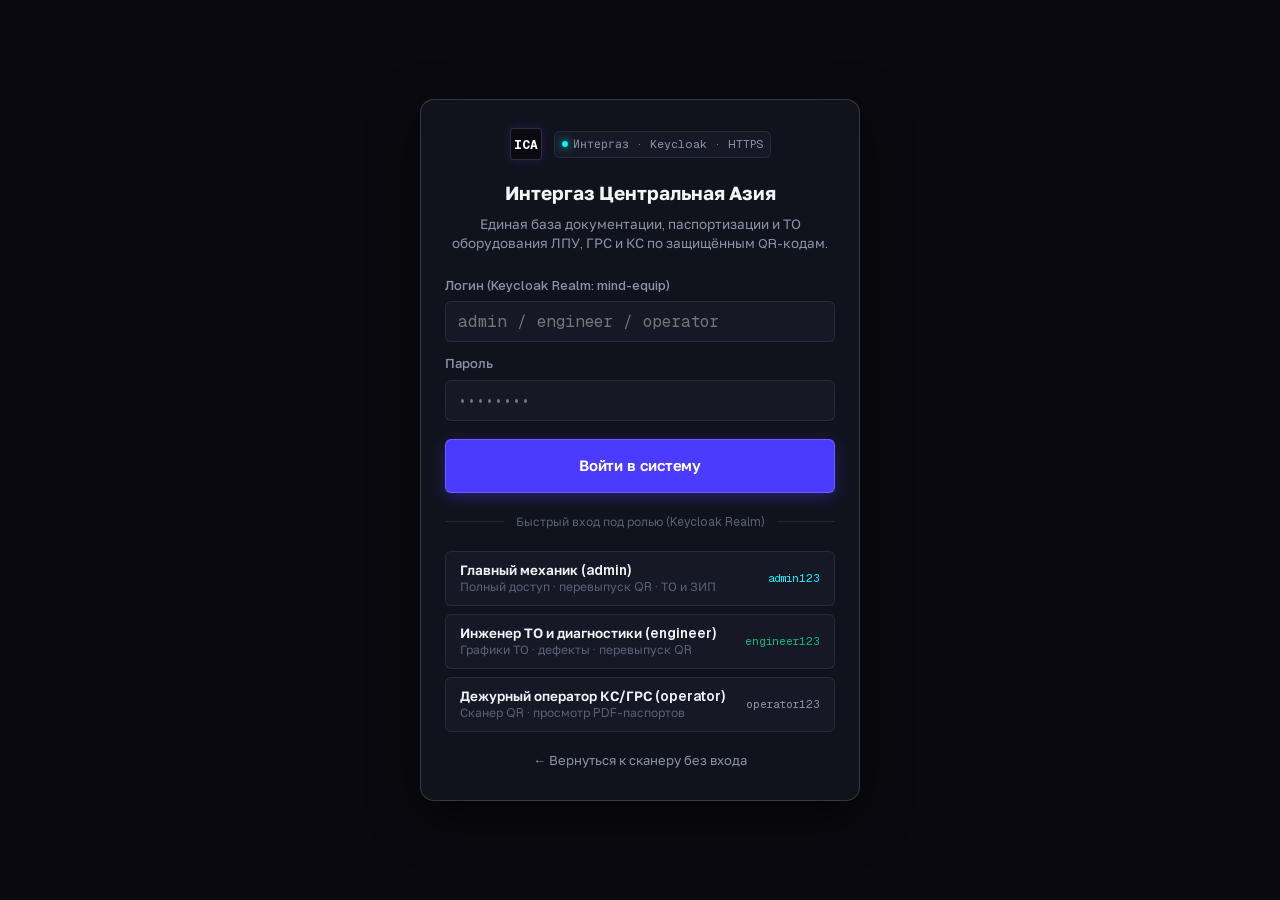
<file: docs/login.html>
<!DOCTYPE html>
<html lang="ru">
<head>
  <meta charset="UTF-8">
  <meta name="viewport" content="width=device-width, initial-scale=1.0, maximum-scale=1.0, user-scalable=no, viewport-fit=cover">
  <title>Вход в систему — Интергаз Центральная Азия · Keycloak</title>
  <link rel="stylesheet" href="static/css/styles.css">
  <style>
    .login-wrapper {
      min-height: 100vh;
      display: flex;
      align-items: center;
      justify-content: center;
      padding: 20px;
      background-color: var(--bg);
    }
    .login-card {
      width: 100%;
      max-width: 440px;
      background: var(--panel);
      border: 1px solid var(--hairline-hover);
      border-radius: var(--radius-lg);
      padding: 28px 24px;
      box-shadow: 0 16px 48px rgba(0, 0, 0, 0.5);
    }
    .login-logo {
      display: flex;
      align-items: center;
      gap: 12px;
      margin-bottom: 20px;
      justify-content: center;
    }
    .login-title {
      font-size: 19px;
      font-weight: 700;
      color: var(--text-primary);
      text-align: center;
      margin-bottom: 6px;
    }
    .login-desc {
      font-size: 13.5px;
      color: var(--text-secondary);
      text-align: center;
      margin-bottom: 22px;
      line-height: 1.45;
    }
    .login-error-badge {
      display: none;
      background: var(--state-crit-bg);
      border: 1px solid var(--state-crit-border);
      color: var(--state-crit);
      border-radius: var(--radius-sm);
      padding: 10px 12px;
      font-size: 13.5px;
      margin-bottom: 16px;
      text-align: center;
    }
    .divider-or {
      display: flex;
      align-items: center;
      gap: 12px;
      color: var(--text-muted);
      font-size: 12px;
      margin: 20px 0;
    }
    .divider-or::before, .divider-or::after {
      content: '';
      flex: 1;
      height: 1px;
      background: var(--hairline);
    }
    .quick-account-btn {
      display: flex;
      align-items: center;
      justify-content: space-between;
      width: 100%;
      padding: 10px 14px;
      background: var(--panel-sub);
      border: 1px solid var(--hairline);
      border-radius: var(--radius-sm);
      color: var(--text-primary);
      font-size: 13.5px;
      margin-bottom: 8px;
      text-align: left;
      cursor: pointer;
      transition: background-color var(--transition-fast), border-color var(--transition-fast);
    }
    .quick-account-btn:hover {
      background: var(--panel-elevated);
      border-color: var(--hairline-hover);
    }
  </style>
</head>
<body>
  <div class="login-wrapper">
    <div class="login-card">
      <div class="login-logo">
        <div class="mind-badge" style="width: 32px; height: 32px;">
          <span class="mind-badge-glyph" style="font-size: 13px; letter-spacing: 0;">ICA</span>
        </div>
        <div class="tls-badge">
          <span class="cyan-dot"></span>
          <span>Интергаз · Keycloak · HTTPS</span>
        </div>
      </div>

      <h1 class="login-title">Интергаз Центральная Азия</h1>
      <p class="login-desc">Единая база документации, паспортизации и ТО оборудования ЛПУ, ГРС и КС по защищённым QR-кодам.</p>

      <div class="login-error-badge" id="login-error"></div>

      <form id="login-form">
        <div class="form-group">
          <label class="form-label" for="inp-username">Логин (Keycloak Realm: mind-equip)</label>
          <input type="text" class="form-input mono" id="inp-username" required placeholder="admin / engineer / operator" autocomplete="username">
        </div>
        <div class="form-group">
          <label class="form-label" for="inp-password">Пароль</label>
          <input type="password" class="form-input mono" id="inp-password" required placeholder="••••••••" autocomplete="current-password">
        </div>
        <button type="submit" class="btn btn-primary" style="width: 100%; margin-top: 6px;">
          Войти в систему
        </button>
      </form>

      <div class="divider-or">Быстрый вход под ролью (Keycloak Realm)</div>

      <button type="button" class="quick-account-btn" data-user="admin" data-pass="admin123">
        <div>
          <div style="font-weight: 600;">Главный механик (admin)</div>
          <div style="font-size: 12px; color: var(--text-muted);">Полный доступ · перевыпуск QR · ТО и ЗИП</div>
        </div>
        <span class="mono" style="font-size: 11px; color: var(--accent-cyan);">admin123</span>
      </button>

      <button type="button" class="quick-account-btn" data-user="engineer" data-pass="engineer123">
        <div>
          <div style="font-weight: 600;">Инженер ТО и диагностики (engineer)</div>
          <div style="font-size: 12px; color: var(--text-muted);">Графики ТО · дефекты · перевыпуск QR</div>
        </div>
        <span class="mono" style="font-size: 11px; color: var(--state-good);">engineer123</span>
      </button>

      <button type="button" class="quick-account-btn" data-user="operator" data-pass="operator123">
        <div>
          <div style="font-weight: 600;">Дежурный оператор КС/ГРС (operator)</div>
          <div style="font-size: 12px; color: var(--text-muted);">Сканер QR · просмотр PDF-паспортов</div>
        </div>
        <span class="mono" style="font-size: 11px; color: var(--text-secondary);">operator123</span>
      </button>

      <div style="text-align: center; margin-top: 16px;">
        <a href="index.html" style="font-size: 13px; color: var(--text-secondary);">← Вернуться к сканеру без входа</a>
      </div>
    </div>
  </div>

  <script src="static/js/gh-pages-adapter.js"></script>
  <script>
    document.addEventListener('DOMContentLoaded', () => {
      const form = document.getElementById('login-form');
      const errBox = document.getElementById('login-error');
      const params = new URLSearchParams(window.location.search);
      const target = params.get('target') || 'index.html';

      function doLogin(u, p) {
        const profile = window.ICAAuth.loginUser(u, p);
        if (!profile) {
          errBox.textContent = 'Неверный логин или пароль. Используйте admin/admin123, engineer/engineer123 или operator/operator123.';
          errBox.style.display = 'block';
          return;
        }
        window.location.href = target;
      }

      form.addEventListener('submit', (e) => {
        e.preventDefault();
        doLogin(document.getElementById('inp-username').value, document.getElementById('inp-password').value);
      });

      document.querySelectorAll('.quick-account-btn').forEach(btn => {
        btn.addEventListener('click', () => {
          doLogin(btn.getAttribute('data-user'), btn.getAttribute('data-pass'));
        });
      });
    });
  </script>
</body>
</html>
</file>
<file: docs/static/css/styles.css>
/* ==========================================================================
   Mind Design System — Equipment Documentation & Maintenance Node (TLS 5810)
   Strict Instrument Aesthetic (Teenage Engineering / Anduril / Apple)
   100% Offline, Zero CDN, Self-Hosted Fonts
   ========================================================================== */

/* --- 1. Typography (@font-face) --- */

/* Family: 'MindSans' (Primary UI) */
@font-face {
  font-family: 'MindSans';
  font-style: normal;
  font-weight: 400 700;
  font-display: swap;
  src: url('../fonts/GolosText-Cyrillic.woff2') format('woff2');
  unicode-range: U+0400-04FF, U+0500-052F, U+2DE0-2DFF, U+A640-A69F, U+1C80-1C88;
}

@font-face {
  font-family: 'MindSans';
  font-style: normal;
  font-weight: 400 700;
  font-display: swap;
  src: url('../fonts/Geist-Variable.woff2') format('woff2');
  unicode-range: U+0000-00FF, U+0131, U+0152-0153, U+02BB-02BC, U+02C6, U+02DA, U+02DC, U+0304, U+0308, U+0329, U+2000-206F, U+20AC, U+2122, U+2191, U+2193, U+2212, U+2215, U+FEFF, U+FFFD;
}

/* Family: 'MindMono' (Technical Data: Inv, Dates, Rubles, Hex, IP, QR Data) */
@font-face {
  font-family: 'MindMono';
  font-style: normal;
  font-weight: 400 700;
  font-display: swap;
  src: url('../fonts/JetBrainsMono-Cyrillic.woff2') format('woff2');
  unicode-range: U+0400-04FF, U+0500-052F, U+2DE0-2DFF, U+A640-A69F, U+1C80-1C88;
}

@font-face {
  font-family: 'MindMono';
  font-style: normal;
  font-weight: 400 700;
  font-display: swap;
  src: url('../fonts/GeistMono-Variable.woff2') format('woff2');
  unicode-range: U+0000-00FF, U+0131, U+0152-0153, U+02BB-02BC, U+02C6, U+02DA, U+02DC, U+0304, U+0308, U+0329, U+2000-206F, U+20AC, U+2122, U+2191, U+2193, U+2212, U+2215, U+FEFF, U+FFFD;
}

/* --- 2. Design Tokens --- */
:root {
  --bg: #09090F;
  --panel: #11131C;
  --panel-sub: #161925;
  --panel-elevated: #1D2233;
  --panel-active: #22283D;

  --hairline: rgba(255, 255, 255, 0.08);
  --hairline-hover: rgba(255, 255, 255, 0.16);
  --hairline-bright: rgba(255, 255, 255, 0.24);

  --text-primary: #F2F4F8;
  --text-secondary: #8B93A7;
  --text-muted: #596176;

  /* Mind Brand Lighting */
  --accent-primary: #4B3BFF;
  --accent-hover: #5B4DFF;
  --accent-active: #3C2FD1;
  --accent-cyan: #00F5FF;
  --brand-gradient: linear-gradient(135deg, #7B2FF7 0%, #4B3BFF 50%, #1E90FF 100%);

  /* Technical State Semantics */
  --state-good: #10B981;
  --state-good-bg: rgba(16, 185, 129, 0.12);
  --state-good-border: rgba(16, 185, 129, 0.28);

  --state-warn: #F59E0B;
  --state-warn-bg: rgba(245, 158, 11, 0.12);
  --state-warn-border: rgba(245, 158, 11, 0.28);

  --state-crit: #EF4444;
  --state-crit-bg: rgba(239, 68, 68, 0.12);
  --state-crit-border: rgba(239, 68, 68, 0.28);

  --font-sans: 'MindSans', -apple-system, BlinkMacSystemFont, "Segoe UI", Roboto, sans-serif;
  --font-mono: 'MindMono', ui-monospace, SFMono-Regular, Menlo, Monaco, Consolas, monospace;

  --radius-xs: 4px;
  --radius-sm: 6px;
  --radius-md: 10px;
  --radius-lg: 14px;
  --radius-full: 9999px;

  --ease-instrument: cubic-bezier(0.16, 1, 0.3, 1);
  --transition-fast: 160ms var(--ease-instrument);
  --transition-normal: 240ms var(--ease-instrument);
}

/* --- 3. Reset & Base --- */
*, *::before, *::after {
  box-sizing: border-box;
  margin: 0;
  padding: 0;
}

html {
  font-size: 16px;
  -webkit-text-size-adjust: 100%;
  text-size-adjust: 100%;
  background-color: var(--bg);
}

body {
  background-color: var(--bg);
  color: var(--text-primary);
  font-family: var(--font-sans);
  font-weight: 400;
  line-height: 1.5;
  min-height: 100vh;
  width: 100%;
  max-width: 100%;
  overflow-x: hidden;
  -webkit-font-smoothing: antialiased;
  -moz-osx-font-smoothing: grayscale;
}

/* iOS Safari prevent auto-zoom: input/select/textarea/button >= 16px */
input, select, textarea, button {
  font-family: inherit;
  font-size: 16px;
  color: inherit;
}

a {
  color: inherit;
  text-decoration: none;
}

button {
  cursor: pointer;
  border: none;
  background: none;
  touch-action: manipulation;
}

img, video {
  max-width: 100%;
  height: auto;
  display: block;
}

/* Screen Reader Only */
.sr-only {
  position: absolute;
  width: 1px;
  height: 1px;
  padding: 0;
  margin: -1px;
  overflow: hidden;
  clip: rect(0, 0, 0, 0);
  white-space: nowrap;
  border: 0;
}

/* Monospace Helpers */
.mono {
  font-family: var(--font-mono);
  font-feature-settings: "tnum" 1, "cv01" 1;
}

/* --- 4. Layout Shell --- */
.app-shell {
  display: flex;
  flex-direction: column;
  min-height: 100vh;
  max-width: 100%;
}

.top-bar {
  background-color: var(--panel);
  border-bottom: 1px solid var(--hairline);
  padding: 10px 16px;
  position: sticky;
  top: 0;
  z-index: 50;
  backdrop-filter: blur(8px);
  -webkit-backdrop-filter: blur(8px);
}

.top-bar-inner {
  display: flex;
  align-items: center;
  justify-content: space-between;
  gap: 12px;
  max-width: 1400px;
  margin: 0 auto;
}

.brand-section {
  display: flex;
  align-items: center;
  gap: 8px;
  min-width: 0;
  flex: 1 1 auto;
}

/* Mind 'M' Badge */
.mind-badge {
  width: 24px;
  height: 24px;
  border-radius: var(--radius-xs);
  background: #09090F;
  border: 1px solid rgba(255, 255, 255, 0.15);
  display: flex;
  align-items: center;
  justify-content: center;
  position: relative;
  box-shadow: 0 0 10px rgba(75, 59, 255, 0.25);
  flex-shrink: 0;
}

.mind-badge::after {
  content: '';
  position: absolute;
  inset: -1px;
  border-radius: inherit;
  background: var(--brand-gradient);
  z-index: -1;
  opacity: 0.6;
}

.mind-badge-glyph {
  font-family: var(--font-mono);
  font-size: 13px;
  font-weight: 700;
  color: #FFFFFF;
  line-height: 1;
  letter-spacing: -0.5px;
}

.node-title {
  font-size: 14.5px;
  font-weight: 600;
  color: var(--text-primary);
  letter-spacing: -0.2px;
  white-space: nowrap;
  overflow: hidden;
  text-overflow: ellipsis;
}

.node-meta {
  display: flex;
  align-items: center;
  gap: 6px;
  flex-shrink: 0;
}

/* TLS 5810 Badge */
.tls-badge {
  display: inline-flex;
  align-items: center;
  gap: 5px;
  padding: 4px 7px;
  background: var(--panel-sub);
  border: 1px solid var(--hairline);
  border-radius: var(--radius-sm);
  font-family: var(--font-mono);
  font-size: 11.5px;
  color: var(--text-secondary);
}

.cyan-dot {
  width: 6px;
  height: 6px;
  border-radius: var(--radius-full);
  background-color: var(--accent-cyan);
  box-shadow: 0 0 8px var(--accent-cyan);
  flex-shrink: 0;
}

.alert-counter-badge {
  display: inline-flex;
  align-items: center;
  gap: 5px;
  padding: 4px 9px;
  background: var(--state-warn-bg);
  border: 1px solid var(--state-warn-border);
  border-radius: var(--radius-sm);
  font-family: var(--font-mono);
  font-size: 12px;
  font-weight: 600;
  color: var(--state-warn);
  text-decoration: none;
  cursor: pointer;
}

.alert-counter-badge.empty {
  display: none;
}

/* Main Content Area */
.main-viewport {
  flex: 1;
  width: 100%;
  max-width: 1400px;
  margin: 0 auto;
  padding: 14px 16px 40px;
}

/* --- 5. Segmented Control --- */
.segmented-control {
  display: flex;
  align-items: stretch;
  background: var(--panel);
  border: 1px solid var(--hairline);
  border-radius: var(--radius-md);
  padding: 3px;
  height: 44px;
  margin-bottom: 16px;
  user-select: none;
  -webkit-user-select: none;
}

.segmented-item {
  flex: 1;
  display: flex;
  align-items: center;
  justify-content: center;
  padding: 0 8px;
  font-size: 13.5px;
  font-weight: 500;
  color: var(--text-secondary);
  border-radius: calc(var(--radius-md) - 3px);
  transition: color var(--transition-fast), background-color var(--transition-fast);
  white-space: nowrap;
  border: none;
  background: transparent;
  outline: none;
  position: relative;
  text-align: center;
}

.segmented-item:hover {
  color: var(--text-primary);
}

.segmented-item.active {
  background-color: var(--panel-elevated);
  color: var(--text-primary);
  font-weight: 600;
  border: 1px solid var(--hairline-hover);
  box-shadow: 0 2px 6px rgba(0, 0, 0, 0.35);
}

/* Badge inside segmented item */
.seg-badge {
  font-family: var(--font-mono);
  font-size: 11px;
  padding: 1px 5px;
  margin-left: 6px;
  border-radius: var(--radius-xs);
  background: var(--state-warn-bg);
  color: var(--state-warn);
  border: 1px solid var(--state-warn-border);
}

/* --- 6. Instrument Panels --- */
.panel {
  background-color: var(--panel);
  border: 1px solid var(--hairline);
  border-radius: var(--radius-md);
  padding: 16px;
  margin-bottom: 16px;
}

.panel-header {
  display: flex;
  align-items: center;
  justify-content: space-between;
  flex-wrap: wrap;
  gap: 10px;
  margin-bottom: 14px;
  padding-bottom: 10px;
  border-bottom: 1px solid var(--hairline);
}

.panel-title {
  font-size: 15px;
  font-weight: 600;
  color: var(--text-primary);
  letter-spacing: -0.2px;
  display: flex;
  align-items: center;
  gap: 8px;
}

/* --- 7. Operational Alerts Banner (Maintenance & Budget) --- */
.alert-banner {
  background: linear-gradient(180deg, rgba(245, 158, 11, 0.14) 0%, rgba(245, 158, 11, 0.06) 100%);
  border: 1px solid var(--state-warn-border);
  border-radius: var(--radius-md);
  padding: 14px 16px;
  margin-bottom: 16px;
  display: flex;
  flex-direction: column;
  gap: 12px;
}

.alert-banner.critical-mode {
  background: linear-gradient(180deg, rgba(239, 68, 68, 0.14) 0%, rgba(239, 68, 68, 0.06) 100%);
  border-color: var(--state-crit-border);
}

.alert-banner-top {
  display: flex;
  align-items: flex-start;
  gap: 12px;
}

.alert-icon {
  width: 20px;
  height: 20px;
  flex-shrink: 0;
  color: var(--state-warn);
  margin-top: 1px;
}

.alert-banner.critical-mode .alert-icon {
  color: var(--state-crit);
}

.alert-content {
  flex: 1;
}

.alert-headline {
  font-size: 14.5px;
  font-weight: 600;
  color: var(--text-primary);
  margin-bottom: 3px;
}

.alert-details {
  font-size: 13.5px;
  color: var(--text-secondary);
  line-height: 1.45;
}

.alert-sum-highlight {
  font-family: var(--font-mono);
  font-weight: 700;
  color: #FFFFFF;
}

.alert-actions {
  display: flex;
  align-items: center;
  gap: 8px;
  flex-wrap: wrap;
}

/* --- 8. Buttons (Tactile Instrument Style) --- */
.btn {
  display: inline-flex;
  align-items: center;
  justify-content: center;
  gap: 8px;
  padding: 0 18px;
  height: 48px;
  border-radius: var(--radius-sm);
  font-weight: 500;
  font-size: 15px;
  letter-spacing: -0.1px;
  transition: background-color var(--transition-fast), border-color var(--transition-fast), color var(--transition-fast), transform var(--transition-fast);
  white-space: nowrap;
  user-select: none;
  -webkit-user-select: none;
}

.btn:active {
  transform: scale(0.985);
}

/* 52-56px High Primary Action Button for Mobile Confidence */
.btn-primary {
  height: 54px;
  background-color: var(--accent-primary);
  color: #FFFFFF;
  border: 1px solid rgba(255, 255, 255, 0.18);
  box-shadow: 0 4px 16px rgba(75, 59, 255, 0.35);
  font-weight: 600;
  width: 100%;
}

.btn-primary:hover {
  background-color: var(--accent-hover);
}

.btn-primary:active {
  background-color: var(--accent-active);
}

.btn-secondary {
  height: 48px;
  background-color: var(--panel-sub);
  color: var(--text-primary);
  border: 1px solid var(--hairline);
}

.btn-secondary:hover {
  background-color: var(--panel-elevated);
  border-color: var(--hairline-hover);
}

.btn-ghost {
  height: 40px;
  background-color: transparent;
  color: var(--text-secondary);
  border: 1px solid transparent;
  padding: 0 12px;
}

.btn-ghost:hover {
  color: var(--text-primary);
  background-color: var(--panel-sub);
  border-color: var(--hairline);
}

.btn-warn {
  background-color: var(--state-warn);
  color: #000000;
  font-weight: 600;
  border: 1px solid rgba(0, 0, 0, 0.2);
}

.btn-danger {
  background-color: var(--state-crit-bg);
  color: var(--state-crit);
  border: 1px solid var(--state-crit-border);
}

.btn-danger:hover {
  background-color: rgba(239, 68, 68, 0.22);
}

.btn-sm {
  height: 38px;
  padding: 0 12px;
  font-size: 13px;
  width: auto;
  max-width: 100%;
}

.btn-icon-only {
  width: 40px;
  height: 40px;
  padding: 0;
  border-radius: var(--radius-sm);
}

/* --- 9. QR Scanner Viewfinder --- */
.scanner-container {
  display: flex;
  flex-direction: column;
  align-items: center;
  width: 100%;
}

.viewfinder-card {
  width: 100%;
  max-width: 420px;
  background-color: var(--panel);
  border: 1px solid var(--hairline);
  border-radius: var(--radius-lg);
  padding: 16px;
  display: flex;
  flex-direction: column;
  align-items: center;
  margin-bottom: 16px;
}

.viewfinder-viewport {
  position: relative;
  width: 100%;
  aspect-ratio: 4 / 3;
  max-height: 230px;
  max-width: 420px;
  background-color: #050508;
  border-radius: var(--radius-md);
  overflow: hidden;
  display: flex;
  align-items: center;
  justify-content: center;
  border: 1px solid rgba(255, 255, 255, 0.06);
  transition: max-height var(--transition-normal);
}

.viewfinder-card:has(.qr-result-box.visible) .viewfinder-viewport {
  max-height: 88px;
}

/* Idle Grid Pattern */
.viewfinder-idle-grid {
  position: absolute;
  inset: 0;
  background-size: 24px 24px;
  background-image: 
    linear-gradient(to right, rgba(255, 255, 255, 0.03) 1px, transparent 1px),
    linear-gradient(to bottom, rgba(255, 255, 255, 0.03) 1px, transparent 1px);
  pointer-events: none;
}

/* Video Frame */
#qr-video {
  width: 100%;
  height: 100%;
  object-fit: cover;
  display: none;
}

#qr-video.active {
  display: block;
}

/* Hidden analysis canvas */
#qr-canvas {
  display: none;
}

/* Cyan Viewfinder Reticle Corners (Emissive Accent #00F5FF) */
.reticle-corner {
  position: absolute;
  width: 28px;
  height: 28px;
  border-color: var(--accent-cyan);
  border-style: solid;
  pointer-events: none;
  filter: drop-shadow(0 0 6px rgba(0, 245, 255, 0.5));
}

.reticle-corner.top-left {
  top: 18px;
  left: 18px;
  border-width: 3px 0 0 3px;
  border-top-left-radius: 4px;
}

.reticle-corner.top-right {
  top: 18px;
  right: 18px;
  border-width: 3px 3px 0 0;
  border-top-right-radius: 4px;
}

.reticle-corner.bottom-left {
  bottom: 18px;
  left: 18px;
  border-width: 0 0 3px 3px;
  border-bottom-left-radius: 4px;
}

.reticle-corner.bottom-right {
  bottom: 18px;
  right: 18px;
  border-width: 0 3px 3px 0;
  border-bottom-right-radius: 4px;
}

/* Scanning Beam (Linear, No Elastic, Disabled on reduced motion) */
.scanner-laser {
  position: absolute;
  left: 18px;
  right: 18px;
  height: 2px;
  background: var(--accent-cyan);
  box-shadow: 0 0 12px var(--accent-cyan), 0 0 4px #FFFFFF;
  opacity: 0;
  pointer-events: none;
}

.scanner-laser.active {
  opacity: 0.85;
  animation: laserScan 2.4s cubic-bezier(0.4, 0, 0.6, 1) infinite alternate;
}

@keyframes laserScan {
  0% { top: 22px; }
  100% { top: calc(100% - 24px); }
}

@media (prefers-reduced-motion: reduce) {
  .scanner-laser.active {
    animation: none;
    top: 50%;
    opacity: 0.5;
  }
}

/* Standby Status Inside Viewfinder */
.viewfinder-placeholder {
  display: flex;
  flex-direction: column;
  align-items: center;
  justify-content: center;
  text-align: center;
  padding: 24px;
  color: var(--text-muted);
  gap: 10px;
  z-index: 2;
}

.viewfinder-placeholder svg {
  width: 44px;
  height: 44px;
  color: var(--text-muted);
  stroke-width: 1.5;
}

.viewfinder-hint {
  font-size: 13.5px;
  line-height: 1.4;
  color: var(--text-secondary);
  max-width: 240px;
}

/* Scanner Action Controls */
.scanner-controls {
  width: 100%;
  max-width: 420px;
  display: flex;
  flex-direction: column;
  gap: 10px;
}

.scanner-error-box {
  width: 100%;
  max-width: 420px;
  background: var(--state-crit-bg);
  border: 1px solid var(--state-crit-border);
  color: var(--text-primary);
  border-radius: var(--radius-sm);
  padding: 12px 14px;
  font-size: 13.5px;
  line-height: 1.4;
  margin-top: 10px;
  display: none;
}

.scanner-error-box.visible {
  display: block;
}

/* --- 10. QR Recognition Result Box --- */
.qr-result-box {
  width: 100%;
  max-width: 420px;
  background-color: var(--panel);
  border: 1px solid var(--hairline-hover);
  border-radius: var(--radius-md);
  padding: 16px;
  margin-top: 14px;
  box-shadow: 0 8px 24px rgba(0, 0, 0, 0.4);
  display: none;
}

.qr-result-box.visible {
  display: flex;
  flex-direction: column;
  gap: 12px;
}

.qr-result-header {
  display: flex;
  align-items: center;
  justify-content: space-between;
}

.qr-result-label {
  font-size: 12px;
  font-weight: 600;
  color: var(--state-good);
  display: flex;
  align-items: center;
  gap: 6px;
}

.qr-result-raw {
  background-color: #050508;
  border: 1px solid var(--hairline);
  border-radius: var(--radius-sm);
  padding: 10px 12px;
  font-family: var(--font-mono);
  font-size: 13px;
  color: var(--text-primary);
  word-break: break-all;
  max-height: 100px;
  overflow-y: auto;
}

.qr-result-actions {
  display: flex;
  gap: 8px;
}

.qr-result-actions .btn {
  flex: 1;
}

/* --- 11. Equipment Registry Tab --- */
.search-bar {
  display: flex;
  align-items: center;
  gap: 10px;
  background-color: var(--panel);
  border: 1px solid var(--hairline);
  border-radius: var(--radius-sm);
  padding: 0 12px;
  height: 48px;
  margin-bottom: 14px;
}

.search-bar svg {
  color: var(--text-muted);
  flex-shrink: 0;
}

.search-input {
  flex: 1;
  background: transparent;
  border: none;
  color: var(--text-primary);
  font-size: 16px;
  outline: none;
}

.search-input::placeholder {
  color: var(--text-muted);
}

.registry-grid {
  display: flex;
  flex-direction: column;
  gap: 10px;
}

.equipment-row-card {
  background-color: var(--panel);
  border: 1px solid var(--hairline);
  border-radius: var(--radius-md);
  padding: 14px 16px;
  display: flex;
  flex-direction: column;
  gap: 10px;
  transition: border-color var(--transition-fast), background-color var(--transition-fast);
}

.equipment-row-card:hover {
  border-color: var(--hairline-hover);
  background-color: var(--panel-sub);
}

.equip-card-top {
  display: flex;
  align-items: flex-start;
  justify-content: space-between;
  gap: 10px;
}

.equip-name {
  font-size: 16px;
  font-weight: 600;
  color: var(--text-primary);
  line-height: 1.3;
}

.equip-inv {
  font-family: var(--font-mono);
  font-size: 13px;
  color: var(--text-secondary);
  margin-top: 2px;
}

.status-chip {
  display: inline-flex;
  align-items: center;
  gap: 5px;
  padding: 3px 8px;
  border-radius: var(--radius-xs);
  font-size: 12px;
  font-weight: 600;
  white-space: nowrap;
}

.status-chip.good {
  background: var(--state-good-bg);
  border: 1px solid var(--state-good-border);
  color: var(--state-good);
}

.status-chip.attention, .status-chip.warn {
  background: var(--state-warn-bg);
  border: 1px solid var(--state-warn-border);
  color: var(--state-warn);
}

.status-chip.critical, .status-chip.danger {
  background: var(--state-crit-bg);
  border: 1px solid var(--state-crit-border);
  color: var(--state-crit);
}

.equip-card-meta {
  display: flex;
  align-items: center;
  gap: 12px;
  font-size: 13px;
  color: var(--text-secondary);
  flex-wrap: wrap;
}

.meta-pill {
  display: inline-flex;
  align-items: center;
  gap: 5px;
}

.equip-card-bottom {
  display: flex;
  align-items: center;
  justify-content: space-between;
  gap: 10px;
  padding-top: 8px;
  border-top: 1px solid var(--hairline);
}

/* --- 12. Maintenance & Budget Tab --- */
.budget-summary-grid {
  display: grid;
  grid-template-columns: repeat(2, 1fr);
  gap: 10px;
  margin-bottom: 16px;
}

.metric-panel {
  background-color: var(--panel);
  border: 1px solid var(--hairline);
  border-radius: var(--radius-md);
  padding: 12px 14px;
  display: flex;
  flex-direction: column;
}

.metric-panel.highlighted {
  grid-column: span 2;
  background: linear-gradient(180deg, #161925 0%, #11131C 100%);
  border-color: rgba(75, 59, 255, 0.4);
}

.metric-label {
  font-size: 12px;
  color: var(--text-secondary);
  margin-bottom: 4px;
}

.metric-value {
  font-family: var(--font-mono);
  font-size: 18px;
  font-weight: 700;
  color: var(--text-primary);
}

.metric-panel.highlighted .metric-value {
  font-size: 24px;
  color: #FFFFFF;
}

.alerts-list {
  display: flex;
  flex-direction: column;
  gap: 10px;
}

.alert-row-item {
  background-color: var(--panel);
  border-left: 3px solid var(--state-warn);
  border-top: 1px solid var(--hairline);
  border-right: 1px solid var(--hairline);
  border-bottom: 1px solid var(--hairline);
  border-radius: var(--radius-sm);
  padding: 12px 14px;
  display: flex;
  flex-direction: column;
  gap: 8px;
}

.alert-row-item.overdue {
  border-left-color: var(--state-crit);
}

.alert-row-header {
  display: flex;
  align-items: flex-start;
  justify-content: space-between;
  gap: 8px;
}

/* --- 13. Equipment Detail Page (/doc/{id}) --- */
.detail-header {
  background-color: var(--panel);
  border: 1px solid var(--hairline);
  border-radius: var(--radius-md);
  padding: 16px;
  margin-bottom: 16px;
}

.detail-nav {
  display: flex;
  align-items: center;
  justify-content: space-between;
  margin-bottom: 12px;
}

.back-link {
  display: inline-flex;
  align-items: center;
  gap: 6px;
  font-size: 14px;
  color: var(--text-secondary);
  font-weight: 500;
  padding: 6px 10px;
  border-radius: var(--radius-sm);
  background: var(--panel-sub);
  border: 1px solid var(--hairline);
}

.back-link:hover {
  color: var(--text-primary);
  border-color: var(--hairline-hover);
}

.detail-title-group {
  margin-bottom: 12px;
}

.detail-title {
  font-size: 20px;
  font-weight: 700;
  color: var(--text-primary);
  line-height: 1.25;
  margin-bottom: 4px;
}

.detail-specs-bar {
  display: flex;
  flex-wrap: wrap;
  gap: 8px 16px;
  font-size: 13.5px;
  color: var(--text-secondary);
  padding-top: 10px;
  border-top: 1px solid var(--hairline);
}

.spec-item {
  display: flex;
  align-items: center;
  gap: 6px;
}

.spec-item .mono {
  color: var(--text-primary);
}

.detail-header-actions {
  display: flex;
  gap: 8px;
  margin-top: 12px;
  flex-wrap: wrap;
}

/* --- 14. Document Categories List --- */
.doc-category-box {
  background-color: var(--panel);
  border: 1px solid var(--hairline);
  border-radius: var(--radius-md);
  padding: 16px;
  margin-bottom: 14px;
}

.doc-category-top {
  display: flex;
  align-items: center;
  justify-content: space-between;
  flex-wrap: wrap;
  gap: 8px;
  margin-bottom: 12px;
}

.doc-top-actions {
  display: flex;
  align-items: center;
  flex-wrap: wrap;
  gap: 6px;
  max-width: 100%;
}

.section-toolbar {
  display: flex;
  justify-content: space-between;
  align-items: center;
  margin-bottom: 14px;
  gap: 10px;
  flex-wrap: wrap;
}

@media (max-width: 520px) {
  .top-bar {
    padding: 9px 12px;
  }
  .main-viewport {
    padding: 12px 12px 32px;
  }
  .node-title {
    font-size: 13.5px;
  }
  .alert-counter-badge {
    padding: 4px 7px;
    font-size: 11px;
  }
  .file-item-card {
    flex-direction: column;
    align-items: stretch;
  }
  .file-actions {
    justify-content: flex-end;
    padding-top: 6px;
    border-top: 1px solid var(--hairline);
  }
  .qr-result-actions {
    flex-direction: column;
  }
}

.doc-category-title {
  font-size: 15px;
  font-weight: 600;
  color: var(--text-primary);
}

.file-item-card {
  background-color: var(--panel-sub);
  border: 1px solid var(--hairline);
  border-radius: var(--radius-sm);
  padding: 10px 12px;
  display: flex;
  align-items: center;
  justify-content: space-between;
  gap: 10px;
  margin-bottom: 8px;
}

.file-info {
  display: flex;
  align-items: center;
  gap: 10px;
  min-width: 0;
}

.file-icon {
  width: 28px;
  height: 28px;
  color: #EF4444; /* PDF Red Accent */
  flex-shrink: 0;
}

.file-meta-col {
  min-width: 0;
}

.file-name {
  font-size: 14px;
  font-weight: 500;
  color: var(--text-primary);
  white-space: nowrap;
  overflow: hidden;
  text-overflow: ellipsis;
}

.file-subtext {
  font-family: var(--font-mono);
  font-size: 12px;
  color: var(--text-muted);
}

.file-actions {
  display: flex;
  align-items: center;
  gap: 6px;
  flex-shrink: 0;
}

.empty-state-notice {
  font-size: 13.5px;
  color: var(--text-muted);
  line-height: 1.45;
  padding: 10px 0;
}

/* --- 15. Maintenance Tasks & Materials Table --- */
.task-card {
  background-color: var(--panel);
  border: 1px solid var(--hairline);
  border-radius: var(--radius-md);
  padding: 16px;
  margin-bottom: 16px;
}

.task-card-header {
  display: flex;
  align-items: flex-start;
  justify-content: space-between;
  gap: 10px;
  margin-bottom: 12px;
}

.task-code-badge {
  font-family: var(--font-mono);
  font-size: 12.5px;
  font-weight: 700;
  padding: 3px 8px;
  border-radius: var(--radius-xs);
  background-color: var(--panel-elevated);
  border: 1px solid var(--hairline-hover);
  color: var(--text-primary);
}

.task-title {
  font-size: 15.5px;
  font-weight: 600;
  color: var(--text-primary);
}

.task-meta-grid {
  display: grid;
  grid-template-columns: repeat(2, 1fr);
  gap: 8px 12px;
  font-size: 13px;
  color: var(--text-secondary);
  margin-bottom: 12px;
}

/* Materials & Spare Parts Table (Adaptable for Mobile) */
.table-responsive-container {
  width: 100%;
  overflow-x: auto;
  -webkit-overflow-scrolling: touch;
  margin: 10px 0 14px;
  border: 1px solid var(--hairline);
  border-radius: var(--radius-sm);
  background-color: #0B0D14;
}

.instrument-table {
  width: 100%;
  min-width: 540px;
  border-collapse: collapse;
  font-size: 13px;
  text-align: left;
}

.instrument-table th {
  background-color: var(--panel-sub);
  color: var(--text-secondary);
  font-weight: 500;
  padding: 8px 10px;
  border-bottom: 1px solid var(--hairline);
  white-space: nowrap;
}

.instrument-table td {
  padding: 8px 10px;
  border-bottom: 1px solid rgba(255, 255, 255, 0.04);
  color: var(--text-primary);
}

.instrument-table tr:last-child td {
  border-bottom: none;
}

.qty-deficit-warn {
  color: var(--state-warn);
  font-weight: 600;
}

.task-footer-cost {
  display: flex;
  align-items: center;
  justify-content: space-between;
  flex-wrap: wrap;
  gap: 10px;
  padding-top: 10px;
  border-top: 1px solid var(--hairline);
}

/* --- 16. Photo Inspection Stream --- */
.photo-form-card {
  background-color: var(--panel);
  border: 1px solid var(--hairline);
  border-radius: var(--radius-md);
  padding: 16px;
  margin-bottom: 16px;
}

.condition-selector-chips {
  display: grid;
  grid-template-columns: repeat(3, 1fr);
  gap: 6px;
  margin: 10px 0;
}

.condition-chip {
  height: 44px;
  border-radius: var(--radius-sm);
  border: 1px solid var(--hairline);
  background-color: var(--panel-sub);
  color: var(--text-secondary);
  font-size: 13px;
  font-weight: 500;
  display: flex;
  align-items: center;
  justify-content: center;
  cursor: pointer;
  text-align: center;
  padding: 0 4px;
  transition: all var(--transition-fast);
}

.condition-chip.active.good {
  background: var(--state-good-bg);
  border-color: var(--state-good-border);
  color: var(--state-good);
  font-weight: 600;
}

.condition-chip.active.attention {
  background: var(--state-warn-bg);
  border-color: var(--state-warn-border);
  color: var(--state-warn);
  font-weight: 600;
}

.condition-chip.active.critical {
  background: var(--state-crit-bg);
  border-color: var(--state-crit-border);
  color: var(--state-crit);
  font-weight: 600;
}

.photo-preview-thumbnail {
  width: 100%;
  height: 180px;
  object-fit: cover;
  border-radius: var(--radius-sm);
  margin-top: 10px;
  display: none;
  border: 1px solid var(--hairline-hover);
}

.photo-preview-thumbnail.visible {
  display: block;
}

.photo-gallery-grid {
  display: grid;
  grid-template-columns: repeat(auto-fill, minmax(160px, 1fr));
  gap: 10px;
}

.photo-card {
  background-color: var(--panel);
  border: 1px solid var(--hairline);
  border-radius: var(--radius-sm);
  overflow: hidden;
  display: flex;
  flex-direction: column;
}

.photo-thumb-wrap {
  width: 100%;
  aspect-ratio: 4 / 3;
  overflow: hidden;
  background-color: #050508;
  position: relative;
  cursor: pointer;
}

.photo-thumb-img {
  width: 100%;
  height: 100%;
  object-fit: cover;
  transition: transform var(--transition-normal);
}

.photo-thumb-wrap:hover .photo-thumb-img {
  transform: scale(1.03);
}

.photo-card-info {
  padding: 8px 10px;
  display: flex;
  flex-direction: column;
  gap: 4px;
}

/* --- 17. Defects Log --- */
.defect-card {
  background-color: var(--panel);
  border: 1px solid var(--hairline);
  border-radius: var(--radius-md);
  padding: 14px 16px;
  margin-bottom: 12px;
  display: flex;
  flex-direction: column;
  gap: 8px;
}

.defect-card.resolved {
  opacity: 0.65;
  border-color: rgba(255, 255, 255, 0.04);
}

.defect-top {
  display: flex;
  align-items: flex-start;
  justify-content: space-between;
  gap: 10px;
}

.defect-node-title {
  font-size: 15px;
  font-weight: 600;
  color: var(--text-primary);
}

.defect-desc {
  font-size: 13.5px;
  color: var(--text-secondary);
  line-height: 1.45;
}

.defect-action-rec {
  font-size: 13px;
  color: var(--text-muted);
  background-color: var(--panel-sub);
  padding: 6px 10px;
  border-radius: var(--radius-xs);
  border-left: 2px solid var(--accent-primary);
}

/* --- 18. Form Controls & Modal Windows --- */
.form-group {
  display: flex;
  flex-direction: column;
  gap: 6px;
  margin-bottom: 12px;
}

.form-label {
  font-size: 13px;
  font-weight: 500;
  color: var(--text-secondary);
}

.form-input, .form-select, .form-textarea {
  width: 100%;
  background-color: var(--panel-sub);
  border: 1px solid var(--hairline);
  border-radius: var(--radius-sm);
  padding: 10px 12px;
  color: var(--text-primary);
  font-size: 16px;
  outline: none;
  transition: border-color var(--transition-fast);
}

.form-input:focus, .form-select:focus, .form-textarea:focus {
  border-color: var(--accent-primary);
}

.form-textarea {
  min-height: 80px;
  resize: vertical;
}

/* Modal Dialog Backdrop */
.modal-overlay {
  position: fixed;
  inset: 0;
  background-color: rgba(9, 9, 15, 0.85);
  backdrop-filter: blur(6px);
  -webkit-backdrop-filter: blur(6px);
  z-index: 100;
  display: flex;
  align-items: center;
  justify-content: center;
  padding: 16px;
  opacity: 0;
  visibility: hidden;
  transition: opacity var(--transition-normal), visibility var(--transition-normal);
}

.modal-overlay.open {
  opacity: 1;
  visibility: visible;
}

.modal-card {
  background-color: var(--panel);
  border: 1px solid var(--hairline-hover);
  border-radius: var(--radius-lg);
  width: 100%;
  max-width: 520px;
  max-height: 90vh;
  overflow-y: auto;
  padding: 20px;
  box-shadow: 0 16px 48px rgba(0, 0, 0, 0.6);
  transform: translateY(8px);
  transition: transform var(--transition-normal);
}

.modal-overlay.open .modal-card {
  transform: translateY(0);
}

.modal-header {
  display: flex;
  align-items: center;
  justify-content: space-between;
  margin-bottom: 16px;
  padding-bottom: 12px;
  border-bottom: 1px solid var(--hairline);
}

.modal-title {
  font-size: 17px;
  font-weight: 600;
  color: var(--text-primary);
}

/* Lightbox Modal */
.lightbox-overlay {
  position: fixed;
  inset: 0;
  background-color: rgba(5, 5, 8, 0.94);
  z-index: 200;
  display: flex;
  flex-direction: column;
  align-items: center;
  justify-content: center;
  padding: 20px;
  opacity: 0;
  visibility: hidden;
  transition: opacity var(--transition-normal);
}

.lightbox-overlay.open {
  opacity: 1;
  visibility: visible;
}

.lightbox-img {
  max-width: 95%;
  max-height: 85vh;
  object-fit: contain;
  border-radius: var(--radius-sm);
  border: 1px solid var(--hairline);
}

/* --- 19. Desktop Adaptations (>= 1024px, 1440x900) --- */
@media (min-width: 1024px) {
  .main-viewport {
    padding: 24px 24px 60px;
  }

  /* 2-Column Instrument Grid */
  .desktop-grid {
    display: grid;
    grid-template-columns: 440px 1fr;
    gap: 24px;
    align-items: start;
  }

  .desktop-sticky-col {
    position: sticky;
    top: 76px;
  }

  .scanner-container {
    flex-direction: row;
    align-items: stretch;
    justify-content: center;
    gap: 24px;
    max-width: 980px;
    margin: 0 auto;
  }

  .viewfinder-card {
    flex: 1.15;
    max-width: 520px;
    margin-bottom: 0;
    justify-content: center;
  }

  .viewfinder-viewport {
    max-width: 100%;
    max-height: 310px;
  }

  .scanner-controls {
    flex: 0.85;
    max-width: 380px;
    justify-content: center;
    background-color: var(--panel);
    border: 1px solid var(--hairline);
    border-radius: var(--radius-lg);
    padding: 24px;
  }

  .qr-result-box {
    max-width: 100%;
  }

  .budget-summary-grid {
    grid-template-columns: repeat(4, 1fr);
  }

  .metric-panel.highlighted {
    grid-column: span 1;
  }
}

/* --- 20. 404 Error Screen --- */
.error-404-container {
  display: flex;
  flex-direction: column;
  align-items: center;
  justify-content: center;
  min-height: calc(100vh - 120px);
  text-align: center;
  padding: 20px;
}

.error-404-card {
  background-color: var(--panel);
  border: 1px solid var(--hairline);
  border-radius: var(--radius-lg);
  padding: 36px 28px;
  max-width: 460px;
  width: 100%;
  display: flex;
  flex-direction: column;
  align-items: center;
}

.error-404-code {
  font-family: var(--font-mono);
  font-size: 56px;
  font-weight: 700;
  line-height: 1;
  color: var(--accent-cyan);
  text-shadow: 0 0 20px rgba(0, 245, 255, 0.4);
  margin-bottom: 14px;
}

.error-404-title {
  font-size: 19px;
  font-weight: 600;
  color: var(--text-primary);
  margin-bottom: 8px;
}

.error-404-desc {
  font-size: 14px;
  color: var(--text-secondary);
  line-height: 1.5;
  margin-bottom: 24px;
}

/* ==========================================================================
   Keycloak Authentication & User Profile Styling
   ========================================================================== */
.user-auth-wrap {
  display: flex;
  align-items: center;
  gap: 8px;
}

.user-pill {
  display: inline-flex;
  align-items: center;
  gap: 6px;
  padding: 4px 10px;
  background: var(--panel-sub);
  border: 1px solid var(--hairline);
  border-radius: var(--radius-full);
  font-size: 12px;
  color: var(--text-primary);
  max-width: 280px;
  transition: border-color var(--transition-fast);
}

.user-pill:hover {
  border-color: var(--hairline-hover);
}

.user-avatar-glyph {
  font-size: 13px;
  line-height: 1;
}

.user-name {
  font-weight: 500;
  white-space: nowrap;
  overflow: hidden;
  text-overflow: ellipsis;
  max-width: 110px;
}

.role-tag {
  display: inline-block;
  padding: 1px 6px;
  border-radius: var(--radius-xs);
  font-family: var(--font-mono);
  font-size: 10px;
  font-weight: 600;
  text-transform: uppercase;
  letter-spacing: 0.3px;
}

.role-tag.admin, .role-tag.администратор {
  background: rgba(123, 47, 247, 0.18);
  color: #B584FF;
  border: 1px solid rgba(123, 47, 247, 0.4);
}

.role-tag.engineer, .role-tag.инженер {
  background: rgba(0, 245, 255, 0.12);
  color: #00F5FF;
  border: 1px solid rgba(0, 245, 255, 0.35);
}

.role-tag.operator, .role-tag.оператор {
  background: rgba(30, 144, 255, 0.12);
  color: #70B6FF;
  border: 1px solid rgba(30, 144, 255, 0.3);
}

.btn-logout {
  display: inline-block;
  margin-left: 2px;
  color: var(--text-muted);
  font-size: 11px;
  text-decoration: underline;
  cursor: pointer;
  transition: color var(--transition-fast);
}

.btn-logout:hover {
  color: var(--state-danger);
}

.btn-login {
  display: inline-flex;
  align-items: center;
  gap: 5px;
  padding: 5px 10px;
  font-size: 12px;
  font-weight: 500;
  border-radius: var(--radius-sm);
  background: rgba(0, 245, 255, 0.08);
  border: 1px solid rgba(0, 245, 255, 0.3);
  color: var(--accent-cyan);
  transition: all var(--transition-fast);
}

.btn-login:hover {
  background: rgba(0, 245, 255, 0.16);
  border-color: var(--accent-cyan);
  box-shadow: 0 0 12px rgba(0, 245, 255, 0.25);
  color: #FFFFFF;
}

/* ==========================================================================
   Proprietary Secure QR Badges & Verified Output
   ========================================================================== */
.secure-qr-badge {
  display: inline-flex;
  align-items: center;
  gap: 6px;
  padding: 4px 10px;
  border-radius: var(--radius-full);
  background: rgba(0, 245, 255, 0.1);
  border: 1px solid rgba(0, 245, 255, 0.35);
  font-size: 12px;
  font-weight: 600;
  color: var(--accent-cyan);
  margin-bottom: 8px;
}

.secure-qr-hint {
  font-size: 12px;
  color: var(--text-secondary);
  line-height: 1.45;
  margin: 0 auto 12px auto;
  max-width: 320px;
}

.secure-qr-hint strong {
  color: var(--accent-cyan);
}

.qr-verified-card {
  background: var(--panel-sub);
  border: 1px solid var(--hairline);
  border-radius: var(--radius-md);
  padding: 12px 14px;
  margin: 10px 0;
  text-align: left;
}

.qr-verified-status {
  display: flex;
  align-items: center;
  gap: 6px;
  font-size: 11.5px;
  font-weight: 600;
  margin-bottom: 6px;
}

.qr-verified-status.secure {
  color: var(--accent-cyan);
}

.qr-verified-status.standard {
  color: #70B6FF;
}

.qr-verified-status.invalid {
  color: var(--state-danger);
}

.qr-verified-name {
  font-size: 15px;
  font-weight: 600;
  color: var(--text-primary);
  margin-bottom: 2px;
}

.qr-verified-inv {
  font-family: var(--font-mono);
  font-size: 12px;
  color: var(--text-secondary);
}

@media (max-width: 480px) {
  .user-name {
    max-width: 75px;
  }
  .node-title {
    max-width: 120px;
  }
  .top-bar-inner {
    gap: 8px;
  }
}
</file>
